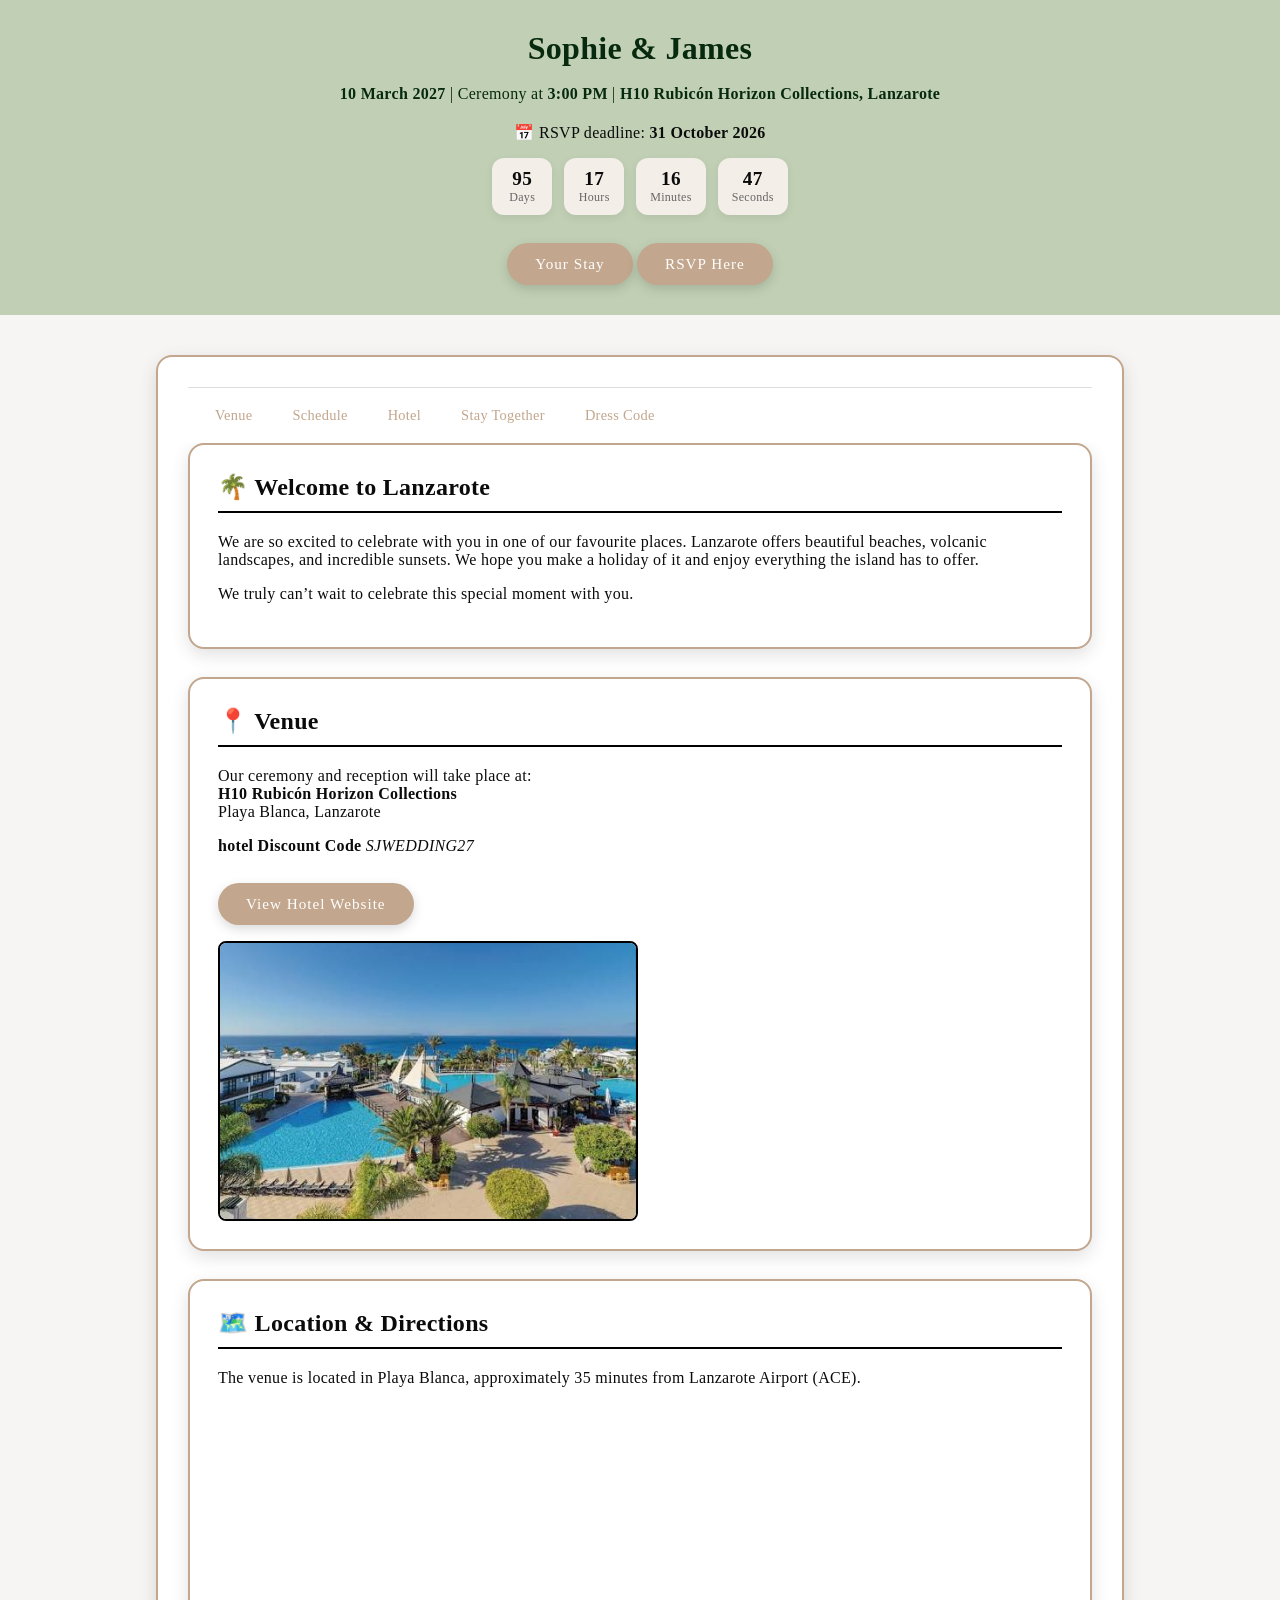
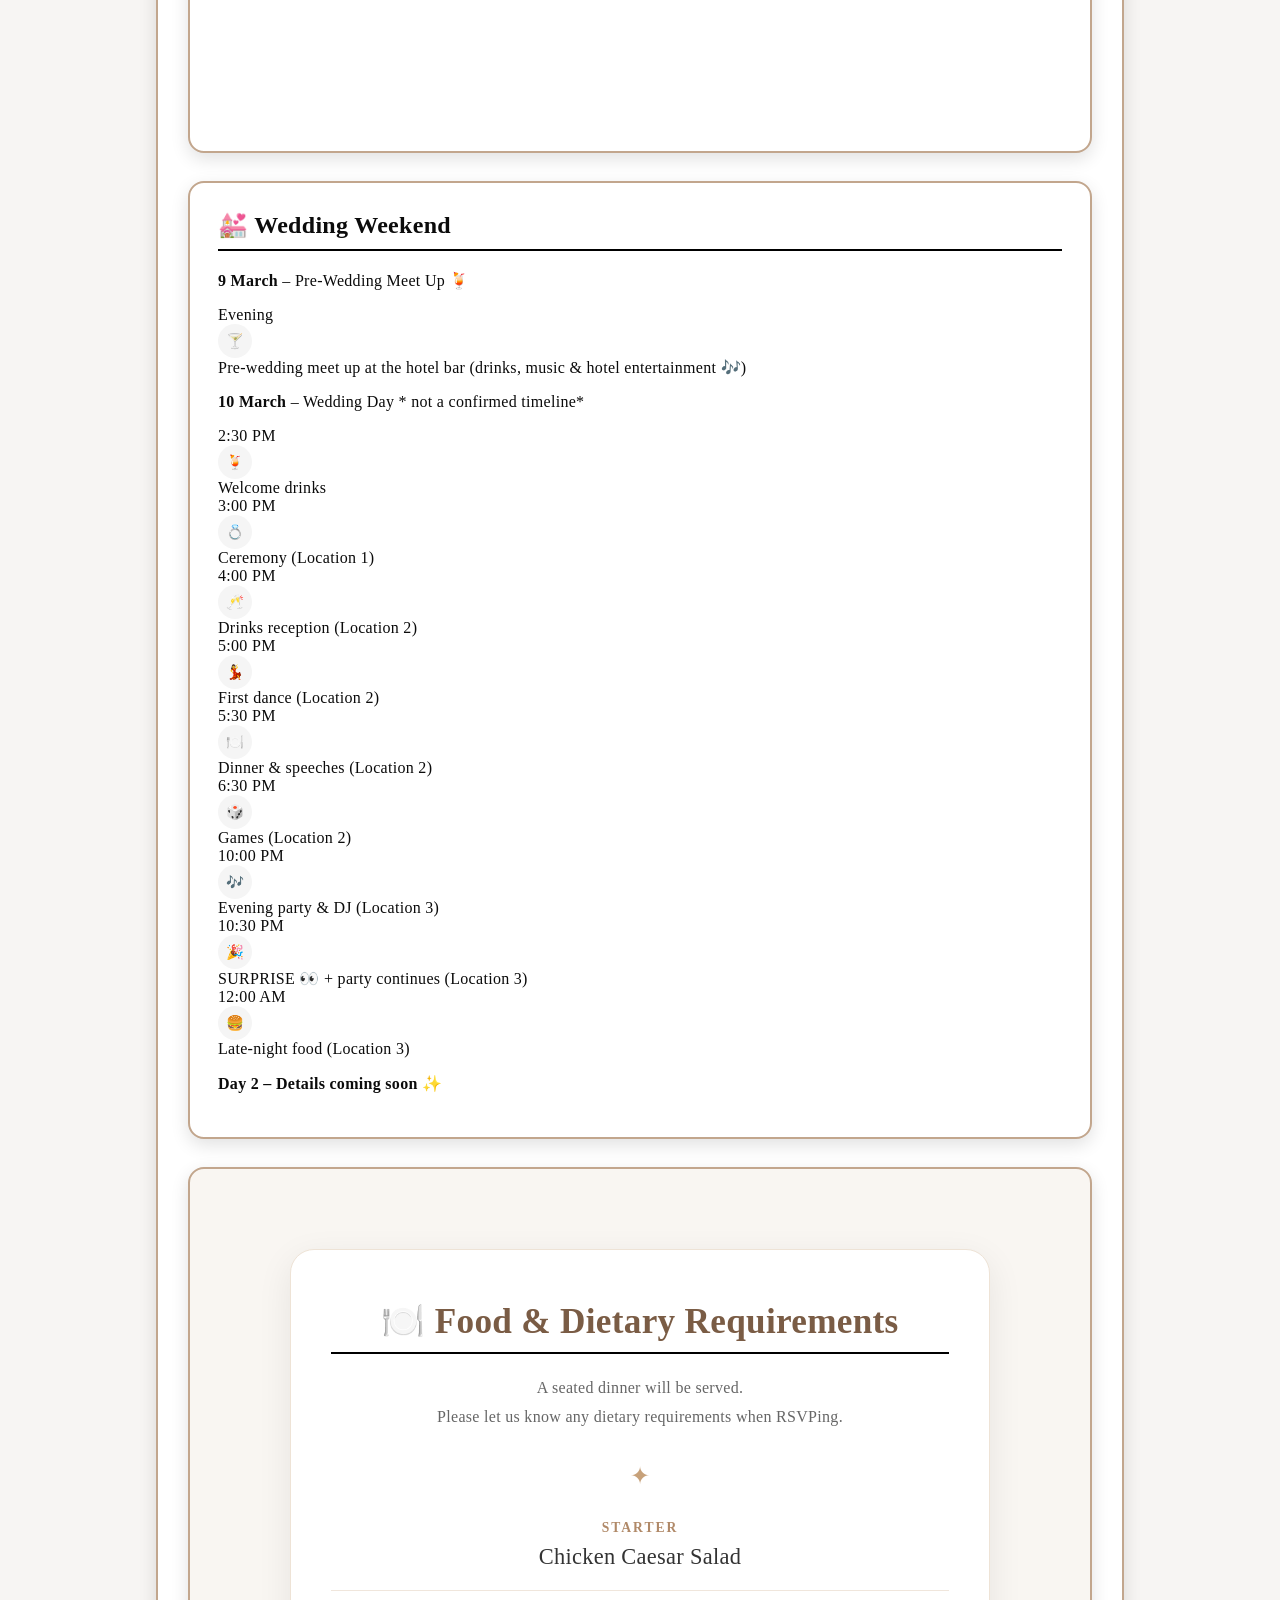
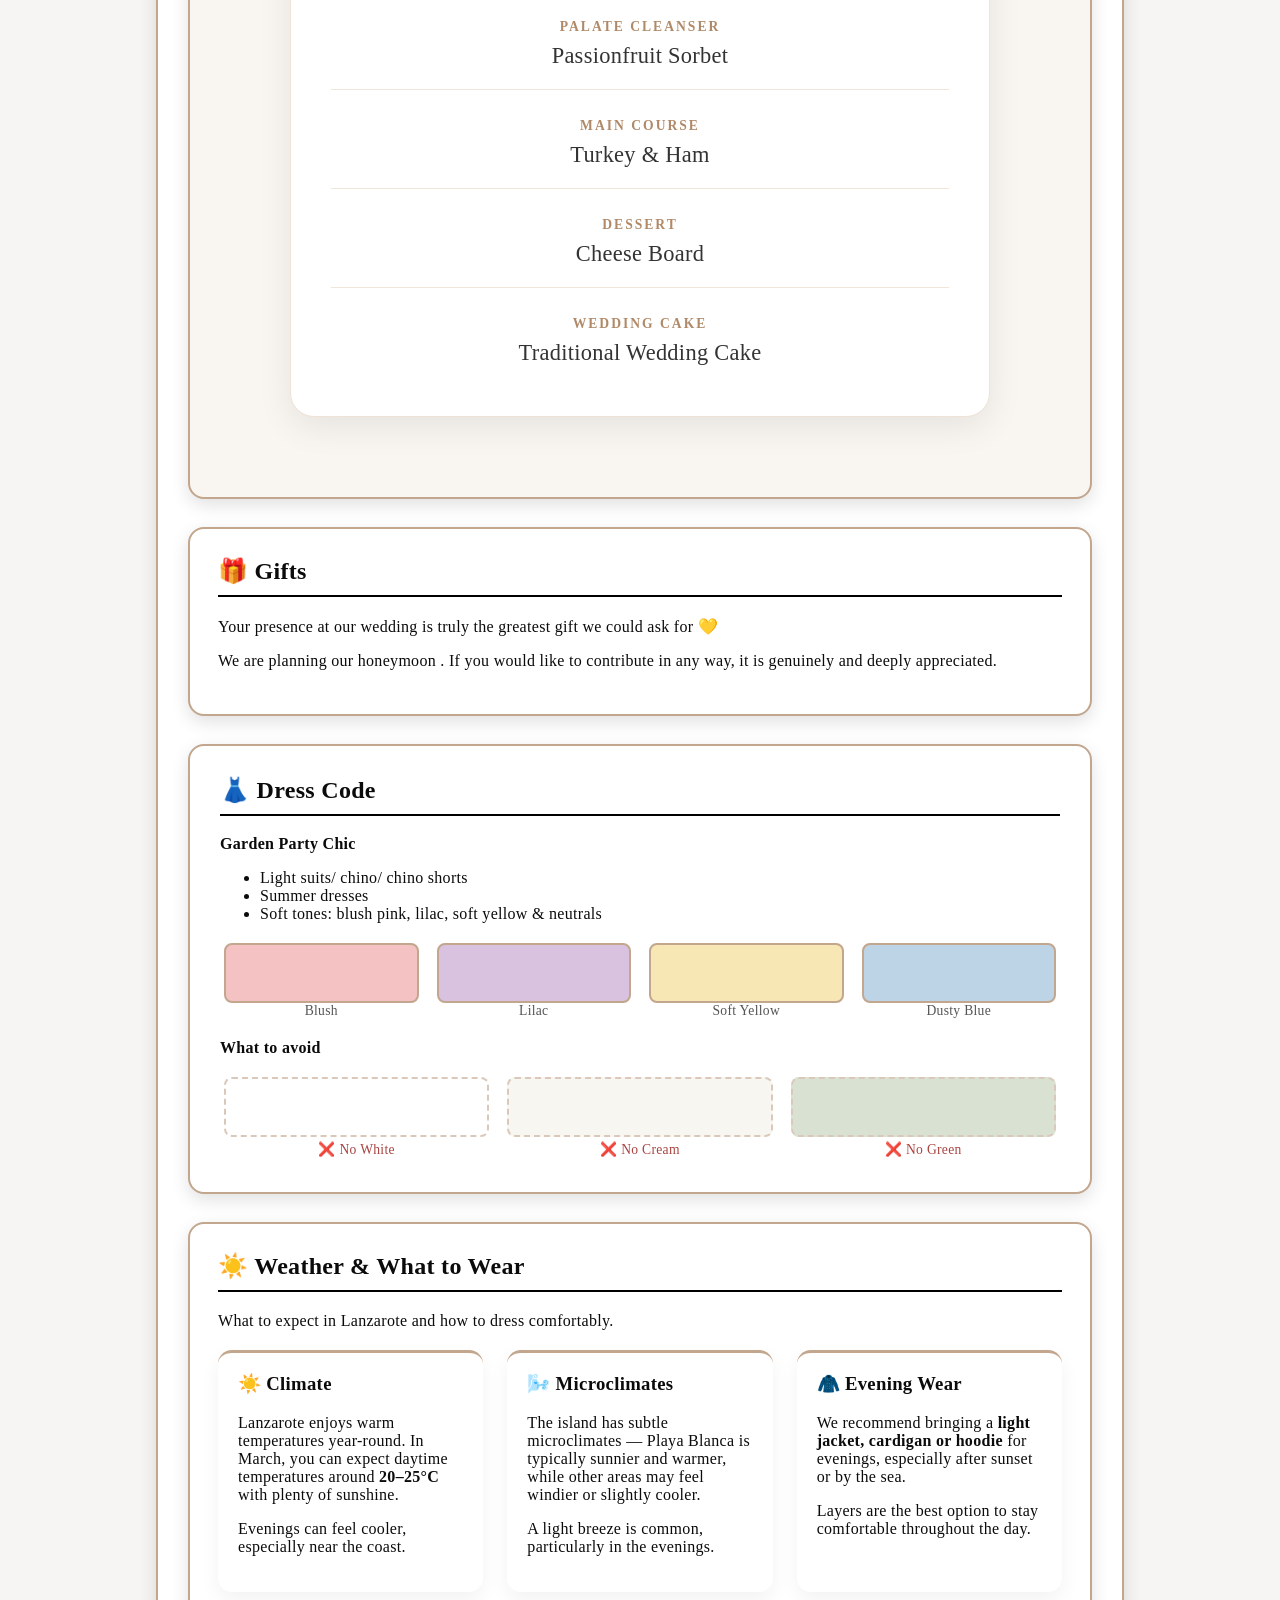
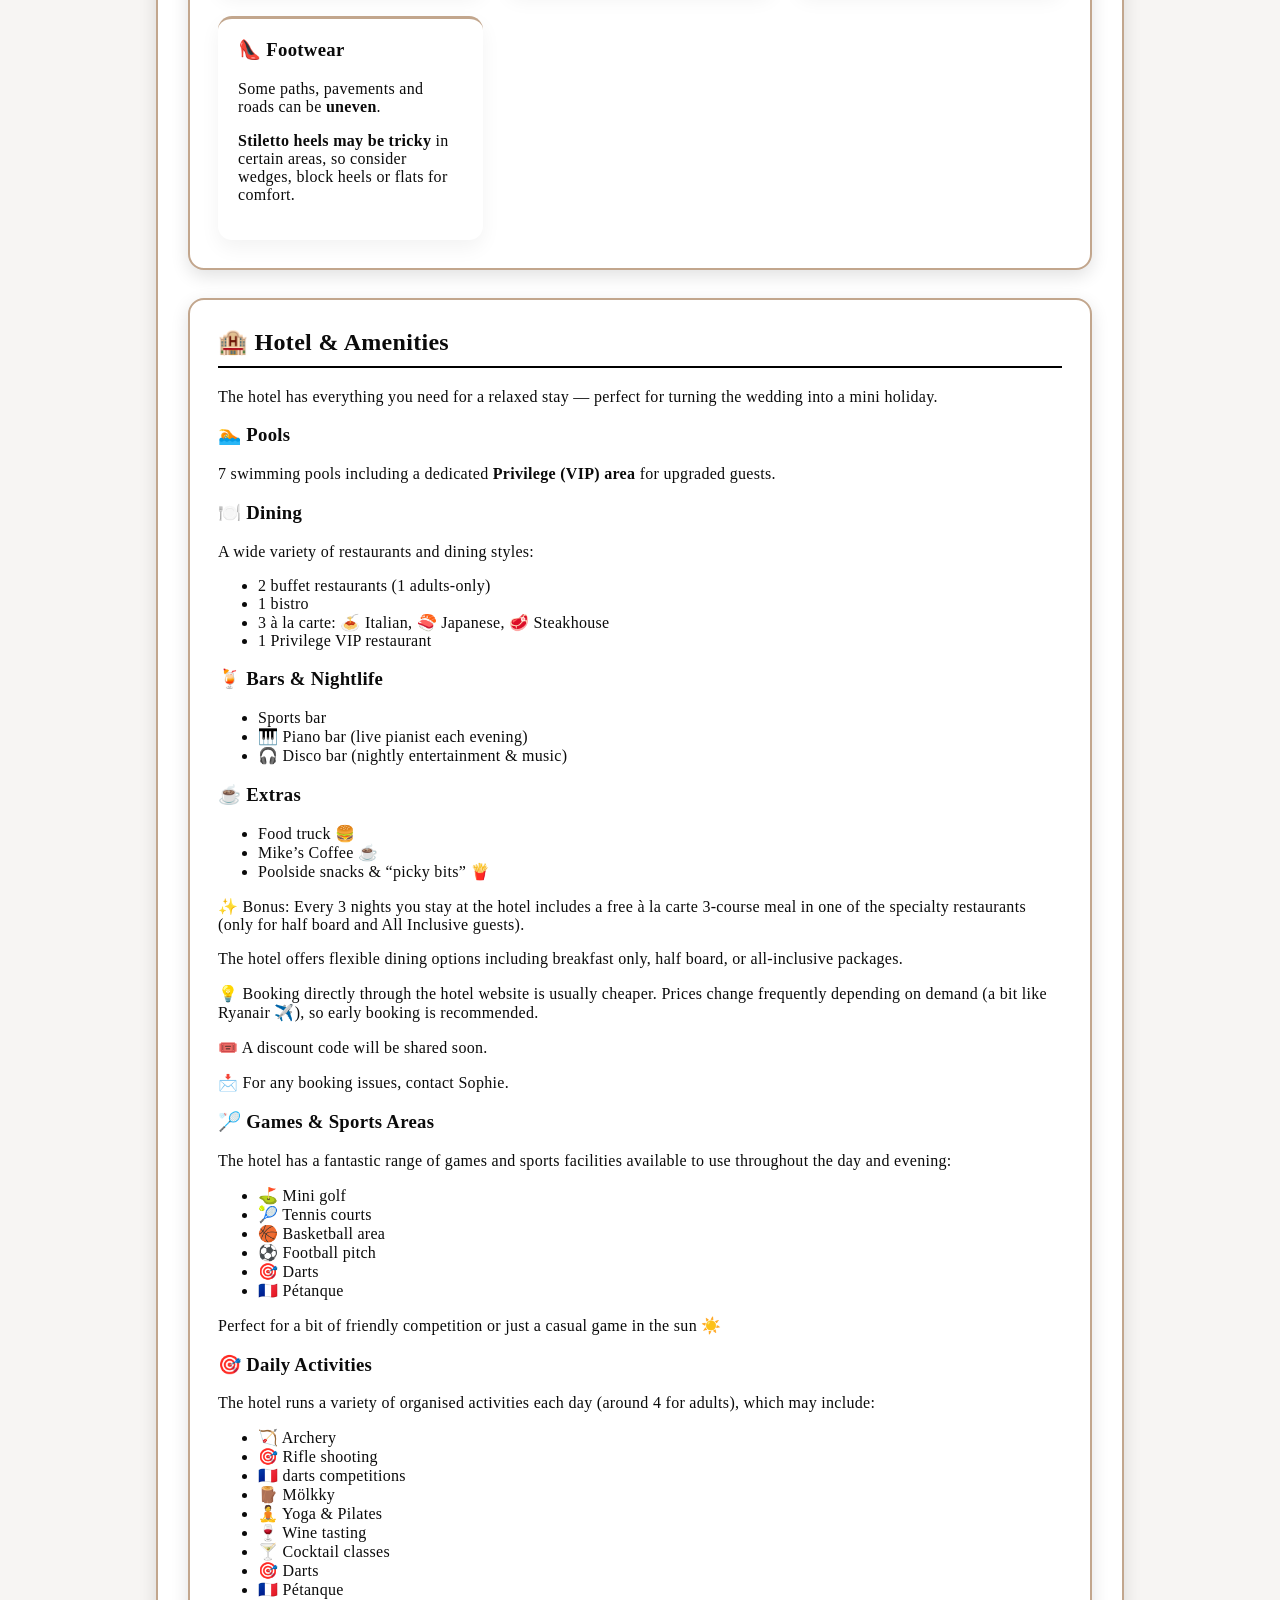
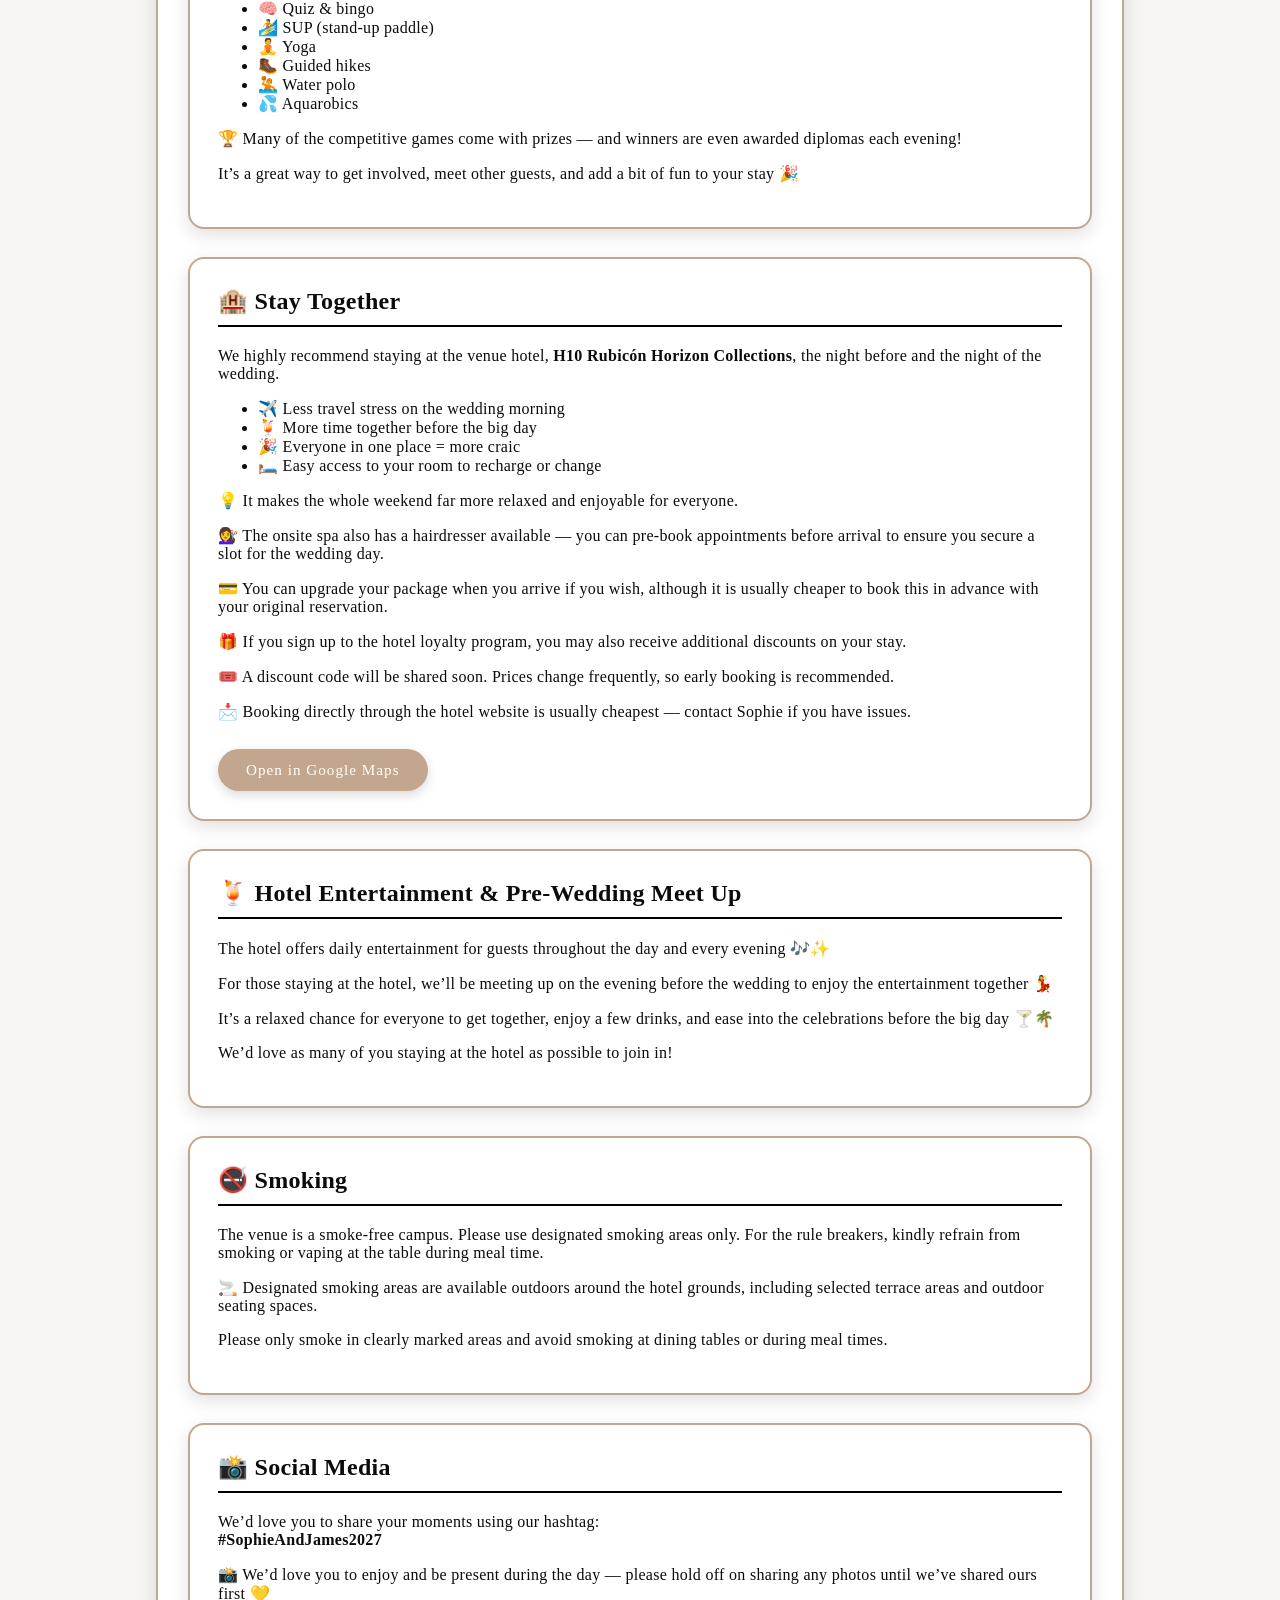
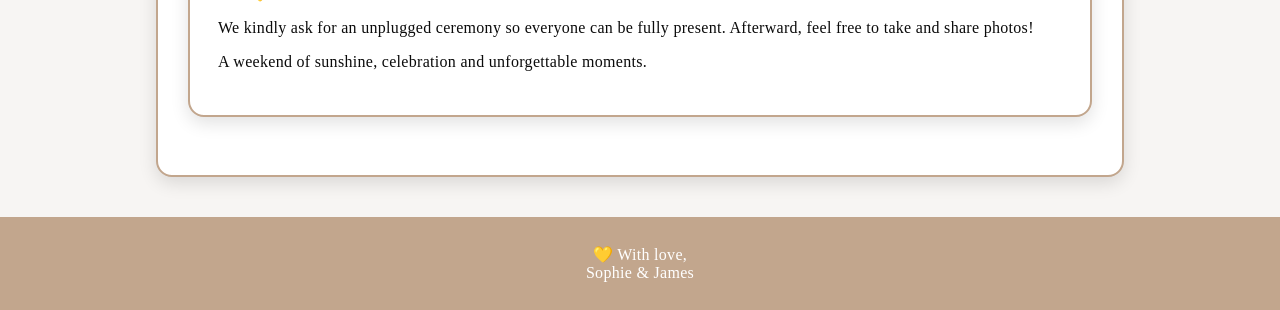
<file: Index.html>
<!doctype html>
<html lang="en">
<head>
  <meta charset="utf-8" />
  <meta name="viewport" content="width=device-width, initial-scale=1" />
  <title>Sophie & James | Wedding</title>
  <link rel="stylesheet" href="Styles.css" />
</head>
<body>
<header class="hero" role="banner" aria-label="Hero: Sophie and James wedding">
  <div class="hero-inner">

    <h1>Sophie &amp; James</h1>

    <p class="key-info">
      <strong>10 March 2027</strong> | Ceremony at <strong>3:00 PM</strong> | <strong>H10 Rubicón Horizon Collections, Lanzarote</strong>
    </p>
<p class="rsvp-deadline">
  📅 RSVP deadline: <strong>31 October 2026</strong>
</p>
    <div class="countdown" aria-live="polite" aria-atomic="true">
      <div class="countdown-item">
        <span id="days">0</span>
        <small>Days</small>
      </div>
      <div class="countdown-item">
        <span id="hours">0</span>
        <small>Hours</small>
      </div>
      <div class="countdown-item">
        <span id="minutes">0</span>
        <small>Minutes</small>
      </div>
      <div class="countdown-item">
        <span id="seconds">0</span>
        <small>Seconds</small>
      </div>
    </div>

    <a href="FAQ.html" class="story-button">Your Stay</a>
    <a href="https://docs.google.com/forms/d/e/1FAIpQLScNASIlrc_pmaI7GhOu7lboGWz-QasQZGJTLqLWf3YtJgB80Q/viewform" target="_blank" class="story-button">
      RSVP Here
    </a>

  </div>
</header>

<main class="main-content">

  <div class="eye-box">
    
<!-- =========================
STICKY NAV (OPTIONAL BUT RECOMMENDED)
========================= -->
<nav class="sticky-nav">
  <a href="#venue">Venue</a>
  <a href="#events">Schedule</a>
  <a href="#stay">Hotel</a>
  <a href="#stay-together">Stay Together</a>
  <a href="#dress-code">Dress Code</a>
</nav>

    <section id="welcome">
      <h2>🌴 Welcome to Lanzarote</h2>
      <p>
        We are so excited to celebrate with you in one of our favourite places.
        Lanzarote offers beautiful beaches, volcanic landscapes, and incredible sunsets.
        We hope you make a holiday of it and enjoy everything the island has to offer.
      </p>
      <p>
        We truly can’t wait to celebrate this special moment with you.
      </p>
      
    </section>

    <section id="venue">
      <h2>📍 Venue</h2>
      <p>
        Our ceremony and reception will take place at:<br />
        <strong>H10 Rubicón Horizon Collections</strong><br />
        Playa Blanca, Lanzarote<br />
            <p>
        <b> hotel Discount Code </b> <i> SJWEDDING27</i>
      </p>
        <a href="https://www.h10hotels.com/en/lanzarote-hotels/h10-rubicon-palace" target="_blank" class="story-button">
          View Hotel Website
        </a>
      </p>

      <div class="image-box">
      <img src="H10.jpg" alt="H10 Rubicón Palace, Playa Blanca"
     class="my-image" loading="lazy"
     width="800" height="500" />
     </div>
    </section>

    <section id="directions">
      <h2>🗺️ Location & Directions</h2>
      <p>
        The venue is located in Playa Blanca, approximately 35 minutes from Lanzarote Airport (ACE).
      </p>

      <div class="map-container">
        <iframe
          src="https://www.google.com/maps?q=H10%20Rubicon%20Palace%20Lanzarote&output=embed"
          loading="lazy"
          title="Map: H10 Rubicón Horizon Collections, Lanzarote"
          allowfullscreen>
        </iframe>
      </div>
    </section>


  <section id="events">
  <h2>💒 Wedding Weekend</h2>

  <p><strong>9 March</strong> – Pre-Wedding Meet Up 🍹</p>
  <ul class="timeline">
    <li><span class="time">Evening</span><span class="icon-circle">🍸</span><span class="text">Pre-wedding meet up at the hotel bar (drinks, music & hotel entertainment 🎶)</span></li>
  </ul>

  <p><strong>10 March</strong> – Wedding Day * not a confirmed timeline*</p>

  <ul class="timeline">
    <li><span class="time">2:30 PM</span><span class="icon-circle">🍹</span><span class="text">Welcome drinks</span></li>
    <li><span class="time">3:00 PM</span><span class="icon-circle">💍</span><span class="text">Ceremony (Location 1)</span></li>
    <li><span class="time">4:00 PM</span><span class="icon-circle">🥂</span><span class="text">Drinks reception (Location 2)</span></li>
    <li><span class="time">5:00 PM</span><span class="icon-circle">💃</span><span class="text">First dance (Location 2)</span></li>
    <li><span class="time">5:30 PM</span><span class="icon-circle">🍽️</span><span class="text">Dinner & speeches (Location 2)</span></li>
    <li><span class="time">6:30 PM</span><span class="icon-circle">🎲</span><span class="text">Games (Location 2)</span></li>
    <li><span class="time">10:00 PM</span><span class="icon-circle">🎶</span><span class="text">Evening party & DJ (Location 3)</span></li>
    <li><span class="time">10:30 PM</span><span class="icon-circle">🎉</span><span class="text">SURPRISE 👀 + party continues (Location 3)</span></li>
    <li><span class="time">12:00 AM</span><span class="icon-circle">🍔</span><span class="text">Late-night food (Location 3)</span></li>
  </ul>

  <p><strong>Day 2 – Details coming soon ✨</strong></p>
</section>

  <section id="food" class="food-section">
  <div class="food-card">
    <h2>🍽️ Food & Dietary Requirements</h2>

    <p class="dietary-note">
      A seated dinner will be served.<br />
      Please let us know any dietary requirements when RSVPing.
    </p>

    <div class="menu-divider">✦</div>

    <div class="menu">
      <div class="menu-item">
        <span class="course">Starter</span>
        <h3>Chicken Caesar Salad</h3>
      </div>

      <div class="menu-item">
        <span class="course">Palate Cleanser</span>
        <h3>Passionfruit Sorbet</h3>
      </div>

      <div class="menu-item">
        <span class="course">Main Course</span>
        <h3>Turkey &amp; Ham</h3>
      </div>

      <div class="menu-item">
        <span class="course">Dessert</span>
        <h3>Cheese Board</h3>
      </div>

      <div class="menu-item">
        <span class="course">Wedding Cake</span>
        <h3>Traditional Wedding Cake</h3>
      </div>
    </div>
  </div>
</section>

 <section id="gifts">
  <h2>🎁 Gifts</h2>
  <p>
    Your presence at our wedding is truly the greatest gift we could ask for 💛
  </p>

  <p>
    We are planning our honeymoon . If you would like to contribute in any way, it is genuinely and deeply appreciated.
  </p>
</section>

    <section id="dress-code" class="eye-box">
      <h2>👗 Dress Code</h2>
      <p><strong>Garden Party Chic</strong></p>

      <ul>
        <li>Light suits/ chino/ chino shorts</li>
        <li>Summer dresses</li>
        <li>Soft tones: blush pink, lilac, soft yellow & neutrals</li>
      </ul>

      <div class="colour-palette">
        <div class="colour-item"><div class="colour blush"></div><span>Blush</span></div>
        <div class="colour-item"><div class="colour lilac"></div><span>Lilac</span></div>
        <div class="colour-item"><div class="colour yellow"></div><span>Soft Yellow</span></div>
        <div class="colour-item"><div class="colour blue"></div><span>Dusty Blue</span></div>
      </div>

      <p><strong>What to avoid</strong></p>

      <div class="colour-palette avoid">
        <div class="colour-item"><div class="colour white"></div><span>❌ No White</span></div>
        <div class="colour-item"><div class="colour cream"></div><span>❌ No Cream</span></div>
        <div class="colour-item"><div class="colour green"></div><span>❌ No Green</span></div>
      </div>
    </section>

    <section id="weather">
      <h2>☀️ Weather & What to Wear</h2>
      <p class="section-intro">What to expect in Lanzarote and how to dress comfortably.</p>

      <div class="cards luxury">

        <div class="card">
          <h3>☀️ Climate</h3>
          <p>
            Lanzarote enjoys warm temperatures year-round. In March, you can expect
            daytime temperatures around <strong>20–25°C</strong> with plenty of sunshine.
          </p>
          <p>
            Evenings can feel cooler, especially near the coast.
          </p>
        </div>

        <div class="card">
          <h3>🌬️ Microclimates</h3>
          <p>
            The island has subtle microclimates — Playa Blanca is typically sunnier and
            warmer, while other areas may feel windier or slightly cooler.
          </p>
          <p>
            A light breeze is common, particularly in the evenings.
          </p>
        </div>

        <div class="card">
          <h3>🧥 Evening Wear</h3>
          <p>
            We recommend bringing a <strong>light jacket, cardigan or hoodie</strong> for evenings,
            especially after sunset or by the sea.
          </p>
          <p>
            Layers are the best option to stay comfortable throughout the day.
          </p>
        </div>

        <div class="card warning">
          <h3>👠 Footwear</h3>
          <p>
            Some paths, pavements and roads can be <strong>uneven</strong>.
          </p>
          <p>
            <strong>Stiletto heels may be tricky</strong> in certain areas, so consider wedges,
            block heels or flats for comfort.
          </p>
        </div>

      </div>
    </section>

    <section id="stay" class="lux-section">
      <h2>🏨 Hotel & Amenities</h2>

      <p class="section-intro">
        The hotel has everything you need for a relaxed stay — perfect for turning the wedding into a mini holiday.
      </p>

      <div class="amenity-grid">

        <div class="amenity-card">
          <h3>🏊 Pools</h3>
          <p>
            7 swimming pools including a dedicated <strong>Privilege (VIP) area</strong> for upgraded guests.
          </p>
        </div>

        <div class="amenity-card">
          <h3>🍽️ Dining</h3>
          <p>A wide variety of restaurants and dining styles:</p>
          <ul>
            <li>2 buffet restaurants (1 adults-only)</li>
            <li>1 bistro</li>
            <li>3 à la carte: 🍝 Italian, 🍣 Japanese, 🥩 Steakhouse</li>
            <li>1 Privilege VIP restaurant</li>
          </ul>
        </div>

        <div class="amenity-card">
          <h3>🍹 Bars & Nightlife</h3>
          <ul>
            <li>Sports bar</li>
            <li>🎹 Piano bar (live pianist each evening)</li>
            <li>🎧 Disco bar (nightly entertainment & music)</li>
          </ul>
        </div>

        <div class="amenity-card">
          <h3>☕ Extras</h3>
          <ul>
            <li>Food truck 🍔</li>
            <li>Mike’s Coffee ☕</li>
            <li>Poolside snacks & “picky bits” 🍟</li>
          </ul>
        </div>

      </div>

      <div class="highlight-box">
        ✨ Bonus: Every 3 nights you stay at the hotel includes a free à la carte 3-course meal
        in one of the specialty restaurants (only for half board and All Inclusive guests).
      </div>

      <div class="info-card">
        <p>
          The hotel offers flexible dining options including breakfast only, half board,
          or all-inclusive packages.
        </p>

        <p>
          💡 Booking directly through the hotel website is usually cheaper. Prices change
          frequently depending on demand (a bit like Ryanair ✈️), so early booking is recommended.
        </p>

        <p>
          🎟️ A discount code will be shared soon.
        </p>

        <p>
          📩 For any booking issues, contact Sophie.
        </p>
      </div>
  <h3>🏸 Games & Sports Areas</h3>
  <p>
    The hotel has a fantastic range of games and sports facilities available to use throughout the day and evening:
  </p>

  <ul>
    <li>⛳ Mini golf</li>
    <li>🎾 Tennis courts</li>
    <li>🏀 Basketball area</li>
    <li>⚽ Football pitch</li>
    <li>🎯 Darts</li>
    <li>🇫🇷 Pétanque</li>
  </ul>

  <p>
    Perfect for a bit of friendly competition or just a casual game in the sun ☀️
  </p>

  <h3>🎯 Daily Activities</h3>
  <p>
    The hotel runs a variety of organised activities each day (around 4 for adults), which may include:
  </p>

  <ul>
    <li>🏹 Archery</li>
    <li>🎯 Rifle shooting</li>
    <li>🇫🇷  darts competitions</li>
    <li>🪵 Mölkky</li>
    <li>🧘 Yoga & Pilates</li>
    <li>🍷 Wine tasting</li>
    <li>🍸 Cocktail classes</li>
    <li>🎯 Darts</li>
    <li>🇫🇷 Pétanque</li>
    <li>🧠 Quiz & bingo</li>
    <li>🏄 SUP (stand-up paddle)</li>
    <li>🧘 Yoga</li>
    <li>🥾 Guided hikes</li>
    <li>🤽 Water polo</li>
    <li>💦 Aquarobics</li>
  
</ul>
  <p>
    🏆 Many of the competitive games come with prizes — and winners are even awarded diplomas each evening!
  </p>

  <p>
    It’s a great way to get involved, meet other guests, and add a bit of fun to your stay 🎉
  </p>
</section>

    </section>
<!-- =========================
STAY TOGETHER SECTION
========================= -->
<section id="stay-together" class="stay-together">
  <h2>🏨 Stay Together</h2>

  <p>
    We highly recommend staying at the venue hotel, <strong>H10 Rubicón Horizon Collections</strong>, the night before and the night of the wedding.
  </p>

  <ul>
    <li>✈️ Less travel stress on the wedding morning</li>
    <li>🍹 More time together before the big day</li>
    <li>🎉 Everyone in one place = more craic</li>
    <li>🛏️ Easy access to your room to recharge or change</li>
  </ul>

  <p>💡 It makes the whole weekend far more relaxed and enjoyable for everyone.</p>

  <p>
    💇‍♀️ The onsite spa also has a hairdresser available — you can pre-book appointments before arrival to ensure you secure a slot for the wedding day.
  </p>

  <p>
    💳 You can upgrade your package when you arrive if you wish, although it is usually cheaper to book this in advance with your original reservation.
  </p>

  <p>
    🎁 If you sign up to the hotel loyalty program, you may also receive additional discounts on your stay.
  </p>

  <p>🎟️ A discount code will be shared soon. Prices change frequently, so early booking is recommended.</p>

  <p>📩 Booking directly through the hotel website is usually cheapest — contact Sophie if you have issues.</p>

  <a href="https://maps.google.com/?q=H10+Rubicon+Palace" target="_blank" class="story-button">
    Open in Google Maps
  </a>
  
</section>
<section id="pre-wedding">
  <h2>🍹 Hotel Entertainment & Pre-Wedding Meet Up</h2>

  <p>
    The hotel offers daily entertainment for guests throughout the day and every evening 🎶✨
  </p>

  <p>
    For those staying at the hotel, we’ll be meeting up on the evening before the wedding to enjoy the entertainment together 💃
  </p>

  <p>
    It’s a relaxed chance for everyone to get together, enjoy a few drinks, and ease into the celebrations before the big day 🍸🌴
  </p>

  <p>
    We’d love as many of you staying at the hotel as possible to join in!
  </p>
</section>

    <section id="smoking">
      <h2>🚭 Smoking</h2>
      <p>
        The venue is a smoke-free campus. Please use designated smoking areas only.
        For the rule breakers, kindly refrain from smoking or vaping at the table during meal time.
      </p>
    🚬 Designated smoking areas are available outdoors around the hotel grounds, including selected terrace areas and outdoor seating spaces.
  </p>
  <p>
    Please only smoke in clearly marked areas and avoid smoking at dining tables or during meal times.
  </p>

    </section>

    <section id="social">
      <h2>📸 Social Media</h2>
      <p>We’d love you to share your moments using our hashtag:<br /><strong>#SophieAndJames2027</strong></p><p>
  📸 We’d love you to enjoy and be present during the day — please hold off on sharing any photos until we’ve shared ours first 💛
</p>
      <p>We kindly ask for an unplugged ceremony so everyone can be fully present. Afterward, feel free to take and share photos!</p>
      <p class="signature-line">
        A weekend of sunshine, celebration and unforgettable moments.
      </p>
    </section>

  </div>
  <button id="backToTop">↑</button>
</main>

<footer role="contentinfo">
  💛 With love,<br />Sophie &amp; James
</footer>

<script src="script.js"></script>
</body>
</html>
</file>
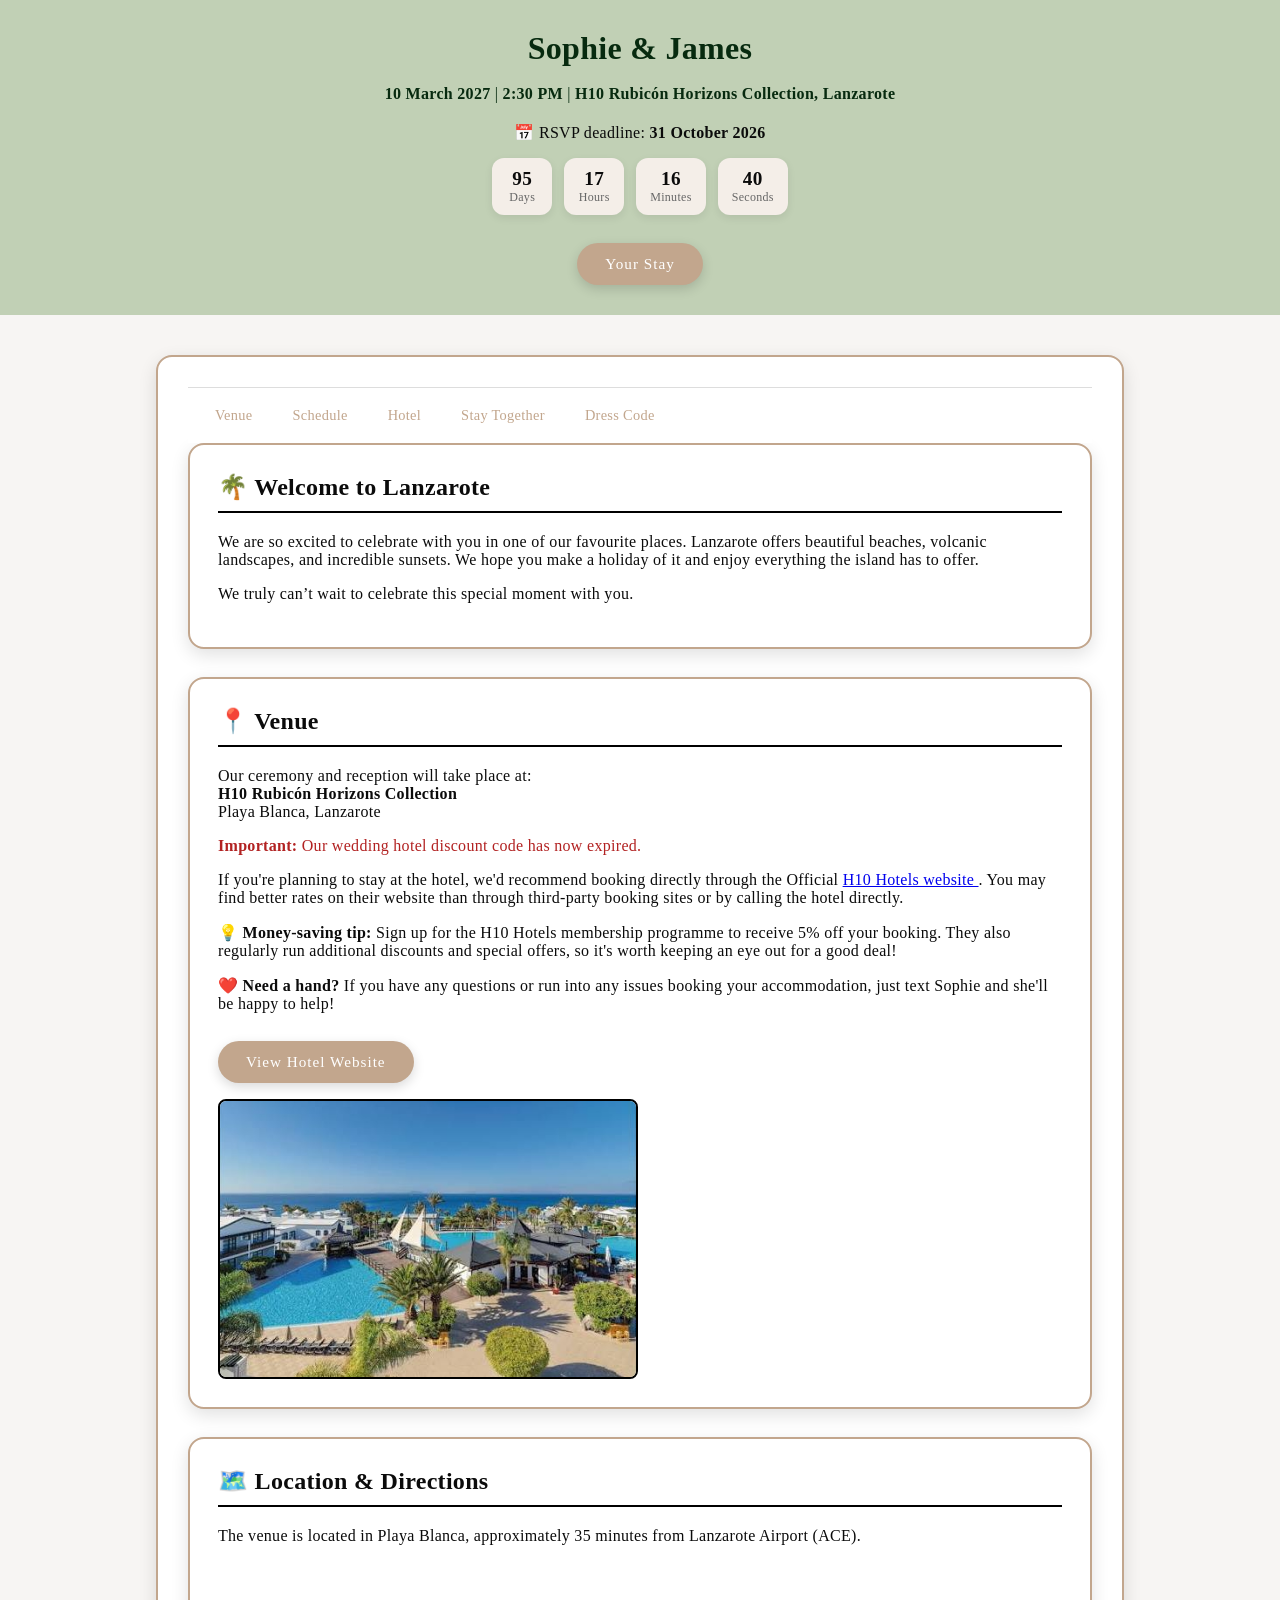
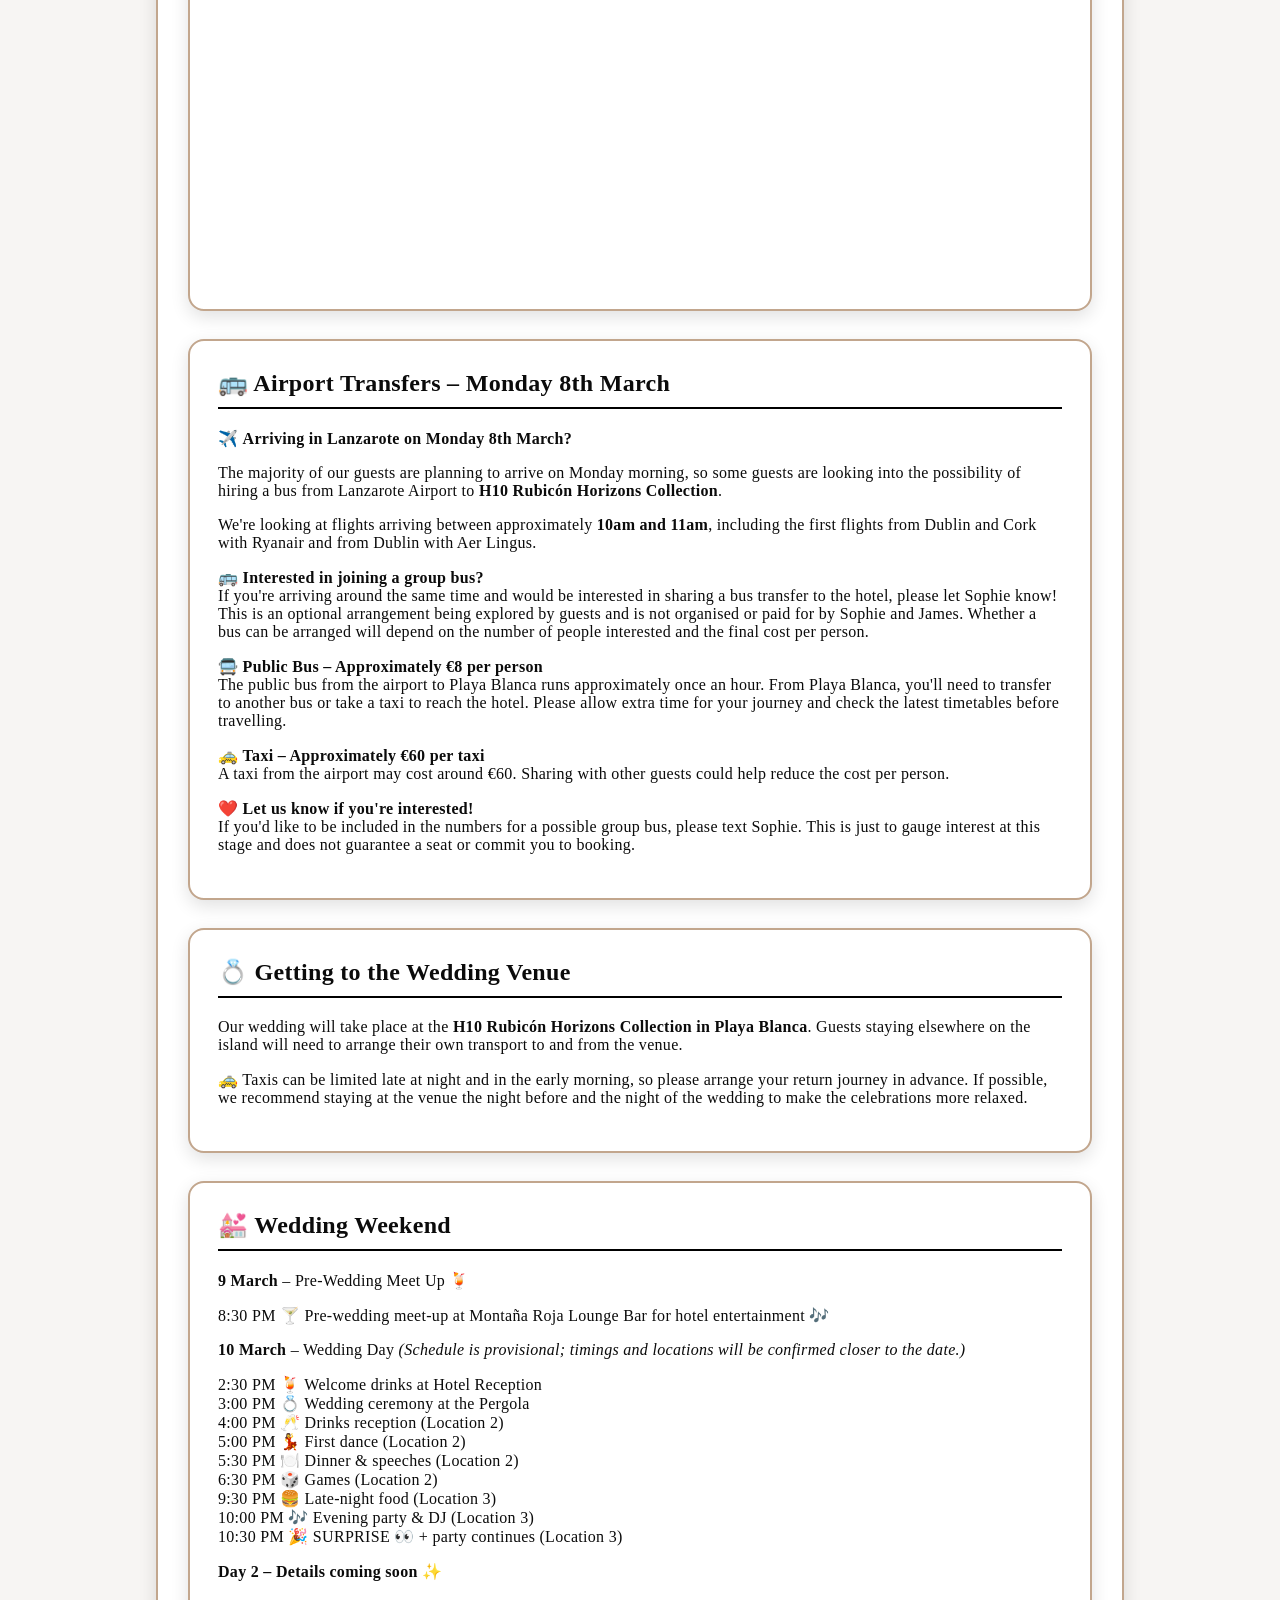
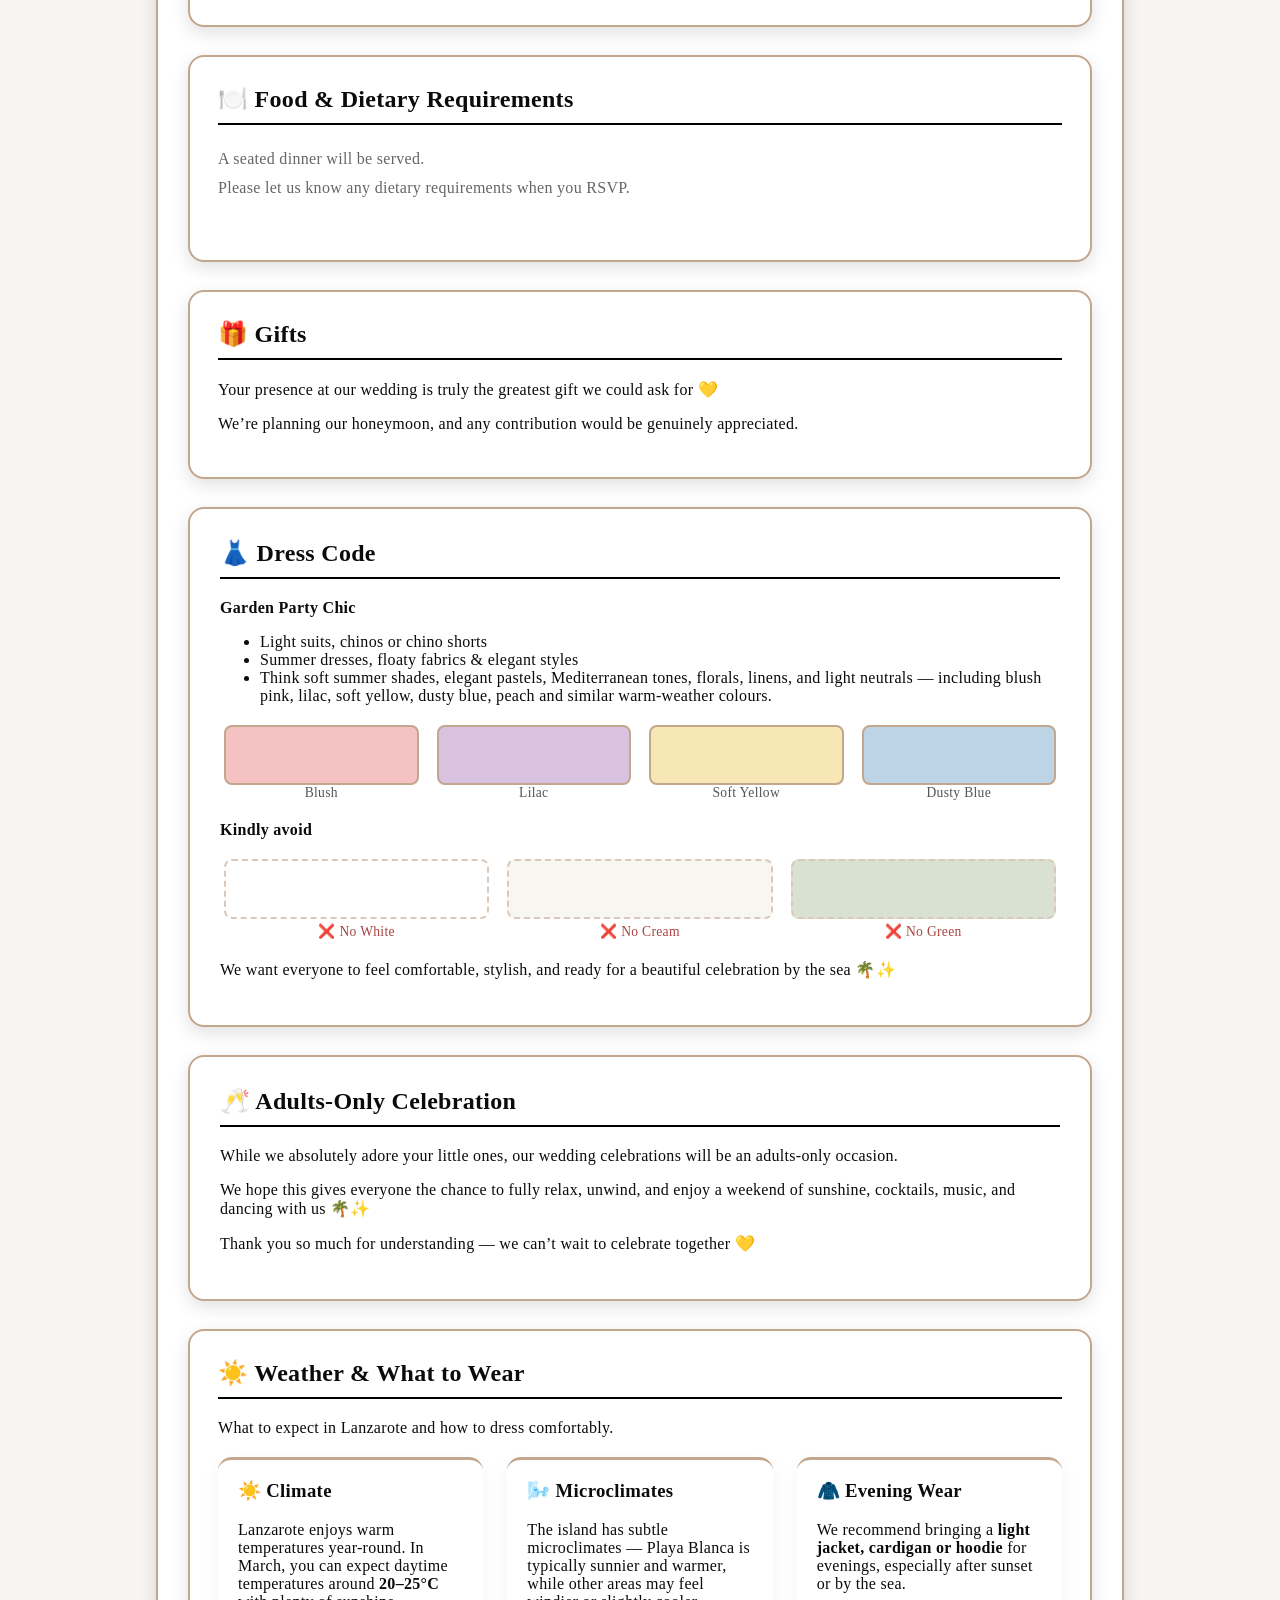
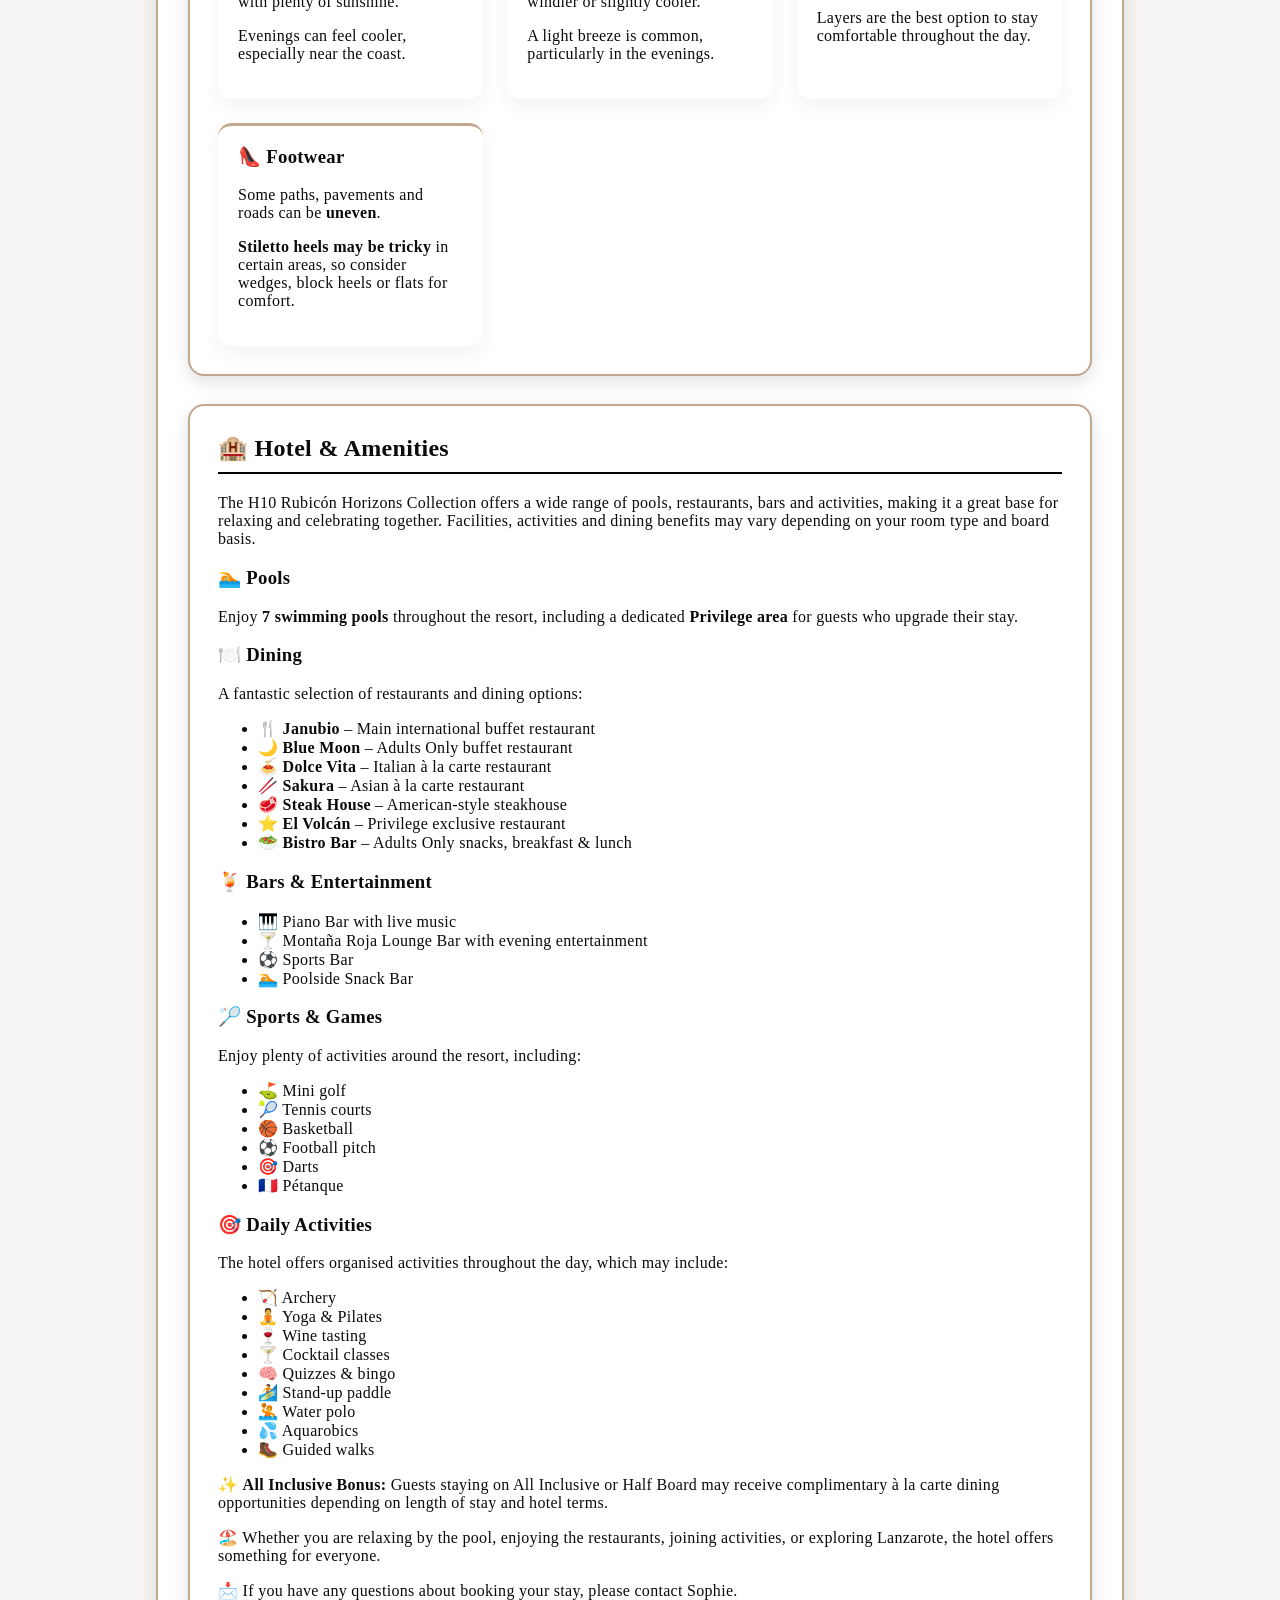
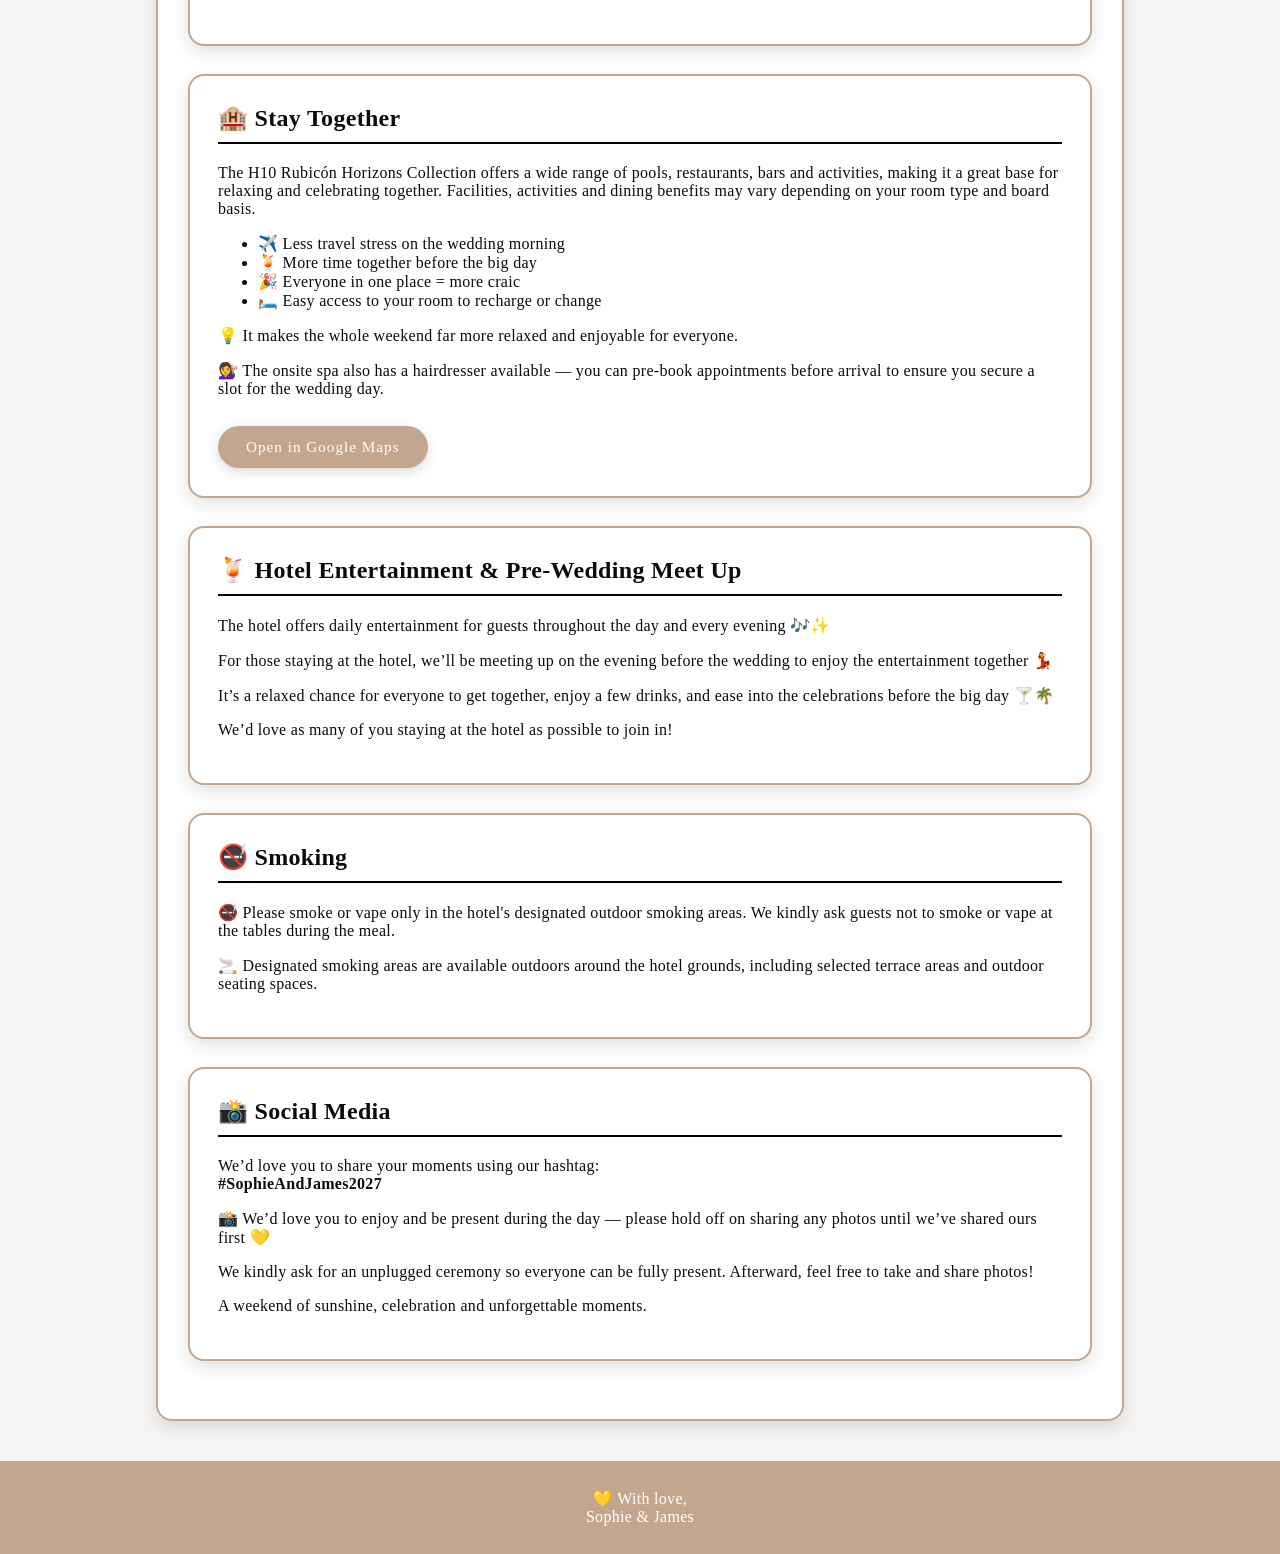
<file: index.html>
<!doctype html>
<html lang="en">
<head>
  <meta charset="utf-8" />
  <meta name="viewport" content="width=device-width, initial-scale=1" />
  <title>Sophie & James | Wedding</title>
  <link rel="stylesheet" href="Styles.css" />
</head>
<body>
<header class="hero" role="banner" aria-label="Hero: Sophie and James wedding">
  <div class="hero-inner">

    <h1>Sophie &amp; James</h1>

    <p class="key-info">
      <strong>10 March 2027</strong> |  <strong>2:30 PM</strong> | <strong>H10 Rubicón Horizons Collection, Lanzarote</strong>
    </p>
<p class="rsvp-deadline">
  📅 RSVP deadline: <strong>31 October 2026</strong>
</p>
    <div class="countdown" aria-live="polite" aria-atomic="true">
      <div class="countdown-item">
        <span id="days">0</span>
        <small>Days</small>
      </div>
      <div class="countdown-item">
        <span id="hours">0</span>
        <small>Hours</small>
      </div>
      <div class="countdown-item">
        <span id="minutes">0</span>
        <small>Minutes</small>
      </div>
      <div class="countdown-item">
        <span id="seconds">0</span>
        <small>Seconds</small>
      </div>
    </div>


<a href="Your Stay.html" class="story-button">Your Stay</a>

<a id="rsvp-button"
   href="https://docs.google.com/forms/d/e/1FAIpQLScNASIlrc_pmaI7GhOu7lboGWz-QasQZGJTLqLWf3YtJgB80Q/viewform"
   target="_blank"
   class="story-button">
  RSVP Here
</a>

</div>
</header>

<script>
  if (new Date() >= new Date("2026-11-01T00:00:00")) {
    document.getElementById("rsvp-button").style.display = "none";
  }
</script>

<main class="main-content">

  <div class="eye-box">

<!-- =========================
STICKY NAV (OPTIONAL BUT RECOMMENDED)
========================= -->
<nav class="sticky-nav">
  <a href="#venue">Venue</a>
  <a href="#events">Schedule</a>
  <a href="#hotel">Hotel</a>
  <a href="#stay-together">Stay Together</a>
  <a href="#dress-code">Dress Code</a>
</nav>

    <section id="welcome">
      <h2>🌴 Welcome to Lanzarote</h2>
      <p>
        We are so excited to celebrate with you in one of our favourite places.
        Lanzarote offers beautiful beaches, volcanic landscapes, and incredible sunsets.
        We hope you make a holiday of it and enjoy everything the island has to offer.
      </p>
      <p>
        We truly can’t wait to celebrate this special moment with you.
      </p>

    </section>


    <section id="venue">
      <h2>📍 Venue</h2>

      <p>
        Our ceremony and reception will take place at:<br />
        <strong>H10 Rubicón Horizons Collection</strong><br />
        Playa Blanca, Lanzarote
      </p>

      <p style="color:#b22222;">
        <strong>Important:</strong> Our wedding hotel discount code has now expired.
      </p>

      <p>
        If you're planning to stay at the hotel, we'd recommend booking directly through the Official
        <a href="https://www.h10hotels.com/" target="_blank" rel="noopener noreferrer">
      H10 Hotels website
        </a>.
        You may find better rates on their website than through third-party booking sites or by calling the hotel directly.
      </p>

      <p>
        💡 <strong>Money-saving tip:</strong> Sign up for the H10 Hotels membership programme to receive 5% off your booking.
        They also regularly run additional discounts and special offers, so it's worth keeping an eye out for a good deal!
      </p>

      <p>
        ❤️ <strong>Need a hand?</strong> If you have any questions or run into any issues booking your accommodation, just text Sophie and she'll be happy to help!
      </p>


  <a href="https://www.h10hotels.com/en/lanzarote-hotels/h10-rubicon-palace" target="_blank" class="story-button">
    View Hotel Website
  </a>

  <div class="image-box">
    <img src="H10.jpg" alt="H10 Rubicón Horizon Collection, Playa Blanca"
      class="my-image" loading="lazy"
      width="800" height="500" />
  </div>
</section>

    <section id="directions">
      <h2>🗺️ Location & Directions</h2>
      <p>
        The venue is located in Playa Blanca, approximately 35 minutes from Lanzarote Airport (ACE).
      </p>

      <div class="map-container">
        <iframe
          src="https://www.google.com/maps?q=H10%20Rubicon%20Palace%20Lanzarote&output=embed"
          loading="lazy"
          title="Map: H10 Rubicón Horizon Collection, Lanzarote"
          allowfullscreen>
        </iframe>
      </div>
    </section>

    <section id="transport">
      <h2>🚌 Airport Transfers – Monday 8th March</h2>

      <p>
        ✈️ <strong>Arriving in Lanzarote on Monday 8th March?</strong>
      </p>

      <p>
        The majority of our guests are planning to arrive on Monday morning,
        so some guests are looking into the possibility of hiring a bus from
        Lanzarote Airport to <strong>H10 Rubicón Horizons Collection</strong>.
      </p>

      <p>
        We're looking at flights arriving between approximately
        <strong>10am and 11am</strong>, including the first flights from
        Dublin and Cork with Ryanair and from Dublin with Aer Lingus.
      </p>

      <p>
        🚌 <strong>Interested in joining a group bus?</strong><br />
        If you're arriving around the same time and would be interested in
        sharing a bus transfer to the hotel, please let Sophie know!
        This is an optional arrangement being explored by guests and is
        not organised or paid for by Sophie and James. Whether a bus can
        be arranged will depend on the number of people interested and
        the final cost per person.
      </p>

      <p>
        🚍 <strong>Public Bus – Approximately €8 per person</strong><br />
        The public bus from the airport to Playa Blanca runs approximately
        once an hour. From Playa Blanca, you'll need to transfer to another
        bus or take a taxi to reach the hotel. Please allow extra time for
        your journey and check the latest timetables before travelling.
      </p>

      <p>
        🚕 <strong>Taxi – Approximately €60 per taxi</strong><br />
        A taxi from the airport may cost around €60. Sharing with other guests
        could help reduce the cost per person.
      </p>

      <p>
        ❤️ <strong>Let us know if you're interested!</strong><br />
        If you'd like to be included in the numbers for a possible group
        bus, please text Sophie. This is just to gauge interest at this
        stage and does not guarantee a seat or commit you to booking.
      </p>
    </section>

    <section id="wedding-day-transport">
      <h2>💍 Getting to the Wedding Venue</h2>

      <p>
        Our wedding will take place at the
        <strong>H10 Rubicón Horizons Collection in Playa Blanca</strong>.
        Guests staying elsewhere on the island will need to arrange
        their own transport to and from the venue.
      </p>

      <p>
        🚕 Taxis can be limited late at night and in the early morning,
        so please arrange your return journey in advance. If possible,
        we recommend staying at the venue the night before and the
        night of the wedding to make the celebrations more relaxed.
      </p>

    </section>



    <section id="events">
      <h2>💒 Wedding Weekend</h2>

      <p><strong>9 March</strong> – Pre-Wedding Meet Up 🍹</p>

      <ul class="timeline">
        <li>8:30 PM 🍸 Pre-wedding meet-up at Montaña Roja Lounge Bar for hotel entertainment 🎶</li>
      </ul>

      <p>
        <strong>10 March</strong> – Wedding Day
        <em>(Schedule is provisional; timings and locations will be confirmed closer to the date.)</em>
      </p>

      <ul class="timeline">
        <li>2:30 PM 🍹 Welcome drinks at Hotel Reception</li>
        <li>3:00 PM 💍 Wedding ceremony at the Pergola</li>
        <li>4:00 PM 🥂 Drinks reception (Location 2)</li>
        <li>5:00 PM 💃 First dance (Location 2)</li>
        <li>5:30 PM 🍽️ Dinner &amp; speeches (Location 2)</li>
        <li>6:30 PM 🎲 Games (Location 2)</li>
        <li>9:30 PM 🍔 Late-night food (Location 3)</li>
        <li>10:00 PM 🎶 Evening party &amp; DJ (Location 3)</li>
        <li>10:30 PM 🎉 SURPRISE 👀 + party continues (Location 3)</li>
      </ul>

      <p><strong>Day 2 – Details coming soon ✨</strong></p>
    </section>


  <section id="food">
    <h2>🍽️ Food & Dietary Requirements</h2>

    <p class="dietary-note">
      A seated dinner will be served.<br />
      Please let us know any dietary requirements when you RSVP.
    </p>
</section>


 <section id="gifts">
  <h2>🎁 Gifts</h2>
  <p>
    Your presence at our wedding is truly the greatest gift we could ask for 💛
  </p>

  <p>
    We’re planning our honeymoon, and any contribution would be genuinely appreciated.
  </p>
</section>

<section id="dress-code" class="eye-box">
  <h2>👗 Dress Code</h2>

  <p><strong>Garden Party Chic</strong></p>

  <ul>
    <li>Light suits, chinos or chino shorts</li>
    <li>Summer dresses, floaty fabrics & elegant styles</li>
    <li>
      Think soft summer shades, elegant pastels, Mediterranean tones, florals, linens, and light neutrals —
      including blush pink, lilac, soft yellow, dusty blue, peach and similar warm-weather colours.
    </li>
  </ul>

  <div class="colour-palette">
    <div class="colour-item"><div class="colour blush"></div><span>Blush</span></div>
    <div class="colour-item"><div class="colour lilac"></div><span>Lilac</span></div>
    <div class="colour-item"><div class="colour yellow"></div><span>Soft Yellow</span></div>
    <div class="colour-item"><div class="colour blue"></div><span>Dusty Blue</span></div>
  </div>

  <p><strong>Kindly avoid</strong></p>

  <div class="colour-palette avoid">
    <div class="colour-item"><div class="colour white"></div><span>❌ No White</span></div>
    <div class="colour-item"><div class="colour cream"></div><span>❌ No Cream</span></div>
    <div class="colour-item"><div class="colour green"></div><span>❌ No Green</span></div>
  </div>

  <p class="dress-note">
    We want everyone to feel comfortable, stylish, and ready for a beautiful celebration by the sea 🌴✨
  </p>
</section>

<section id="adults-only" class="eye-box">
  <h2>🥂 Adults-Only Celebration</h2>

  <p>
    While we absolutely adore your little ones, our wedding celebrations will be an adults-only occasion.
  </p>

  <p>
    We hope this gives everyone the chance to fully relax, unwind, and enjoy a weekend of sunshine, cocktails, music, and dancing with us 🌴✨
  </p>

  <p>
    Thank you so much for understanding — we can’t wait to celebrate together 💛
  </p>
</section>
    <section id="weather">
      <h2>☀️ Weather & What to Wear</h2>
      <p class="section-intro">What to expect in Lanzarote and how to dress comfortably.</p>

      <div class="cards luxury">

        <div class="card">
          <h3>☀️ Climate</h3>
          <p>
            Lanzarote enjoys warm temperatures year-round. In March, you can expect
            daytime temperatures around <strong>20–25°C</strong> with plenty of sunshine.
          </p>
          <p>
            Evenings can feel cooler, especially near the coast.
          </p>
        </div>

        <div class="card">
          <h3>🌬️ Microclimates</h3>
          <p>
            The island has subtle microclimates — Playa Blanca is typically sunnier and
            warmer, while other areas may feel windier or slightly cooler.
          </p>
          <p>
            A light breeze is common, particularly in the evenings.
          </p>
        </div>

        <div class="card">
          <h3>🧥 Evening Wear</h3>
          <p>
            We recommend bringing a <strong>light jacket, cardigan or hoodie</strong> for evenings,
            especially after sunset or by the sea.
          </p>
          <p>
            Layers are the best option to stay comfortable throughout the day.
          </p>
        </div>

        <div class="card warning">
          <h3>👠 Footwear</h3>
          <p>
            Some paths, pavements and roads can be <strong>uneven</strong>.
          </p>
          <p>
            <strong>Stiletto heels may be tricky</strong> in certain areas, so consider wedges,
            block heels or flats for comfort.
          </p>
        </div>

      </div>
    </section>

<section id="hotel" class="lux-section">
  <h2>🏨 Hotel & Amenities</h2>

<p class="section-intro">
  The H10 Rubicón Horizons Collection offers a wide range
  of pools, restaurants, bars and activities, making it a
  great base for relaxing and celebrating together.
  Facilities, activities and dining benefits may vary
  depending on your room type and board basis.
</p>

  <div class="amenity-grid">

    <div class="amenity-card">
      <h3>🏊 Pools</h3>
      <p>
        Enjoy <strong>7 swimming pools</strong> throughout the resort, including a dedicated
        <strong>Privilege area</strong> for guests who upgrade their stay.
      </p>
    </div>

    <div class="amenity-card">
      <h3>🍽️ Dining</h3>
      <p>A fantastic selection of restaurants and dining options:</p>
      <ul>
        <li>🍴 <strong>Janubio</strong> – Main international buffet restaurant</li>
        <li>🌙 <strong>Blue Moon</strong> – Adults Only buffet restaurant</li>
        <li>🍝 <strong>Dolce Vita</strong> – Italian à la carte restaurant</li>
        <li>🥢 <strong>Sakura</strong> – Asian à la carte restaurant</li>
        <li>🥩 <strong>Steak House</strong> – American-style steakhouse</li>
        <li>⭐ <strong>El Volcán</strong> – Privilege exclusive restaurant</li>
        <li>🥗 <strong>Bistro Bar</strong> – Adults Only snacks, breakfast & lunch</li>
      </ul>
    </div>

    <div class="amenity-card">
      <h3>🍹 Bars & Entertainment</h3>
      <ul>
        <li>🎹 Piano Bar with live music</li>
        <li>🍸 Montaña Roja Lounge Bar with evening entertainment</li>
        <li>⚽ Sports Bar</li>
        <li>🏊 Poolside Snack Bar</li>
      </ul>
    </div>


    <div class="amenity-card">
      <h3>🏸 Sports & Games</h3>
      <p>Enjoy plenty of activities around the resort, including:</p>
      <ul>
        <li>⛳ Mini golf</li>
        <li>🎾 Tennis courts</li>
        <li>🏀 Basketball</li>
        <li>⚽ Football pitch</li>
        <li>🎯 Darts</li>
        <li>🇫🇷 Pétanque</li>
      </ul>
    </div>

    <div class="amenity-card">
      <h3>🎯 Daily Activities</h3>
      <p>
        The hotel offers organised activities throughout the day, which may include:
      </p>
      <ul>
        <li>🏹 Archery</li>
        <li>🧘 Yoga & Pilates</li>
        <li>🍷 Wine tasting</li>
        <li>🍸 Cocktail classes</li>
        <li>🧠 Quizzes & bingo</li>
        <li>🏄 Stand-up paddle</li>
        <li>🤽 Water polo</li>
        <li>💦 Aquarobics</li>
        <li>🥾 Guided walks</li>
      </ul>
    </div>

  </div>

  <div class="highlight-box">
    ✨ <strong>All Inclusive Bonus:</strong> Guests staying on All Inclusive or Half Board
    may receive complimentary à la carte dining opportunities depending on length of stay
    and hotel terms.
  </div>

  <div class="info-card">
    <p>
      🏖️ Whether you are relaxing by the pool, enjoying the restaurants, joining activities,
      or exploring Lanzarote, the hotel offers something for everyone.
    </p>

    <p>
      📩 If you have any questions about booking your stay, please contact Sophie.
    </p>
  </div>

</section>
<!-- =========================
STAY TOGETHER SECTION
========================= -->
<section id="stay-together" class="stay-together">
  <h2>🏨 Stay Together</h2>

  <p class="section-intro">
    The H10 Rubicón Horizons Collection offers a wide range
    of pools, restaurants, bars and activities, making it a
    great base for relaxing and celebrating together.
    Facilities, activities and dining benefits may vary
    depending on your room type and board basis.
  </p>

  <ul>
    <li>✈️ Less travel stress on the wedding morning</li>
    <li>🍹 More time together before the big day</li>
    <li>🎉 Everyone in one place = more craic</li>
    <li>🛏️ Easy access to your room to recharge or change</li>
  </ul>

  <p>💡 It makes the whole weekend far more relaxed and enjoyable for everyone.</p>

  <p>
    💇‍♀️ The onsite spa also has a hairdresser available — you can pre-book appointments before arrival to ensure you secure a slot for the wedding day.
  </p>

  <a href="https://maps.google.com/?q=H10+Rubicon+Palace" target="_blank" class="story-button">
    Open in Google Maps
  </a>

</section>
<section id="pre-wedding">
  <h2>🍹 Hotel Entertainment & Pre-Wedding Meet Up</h2>

  <p>
    The hotel offers daily entertainment for guests throughout the day and every evening 🎶✨
  </p>

  <p>
    For those staying at the hotel, we’ll be meeting up on the evening before the wedding to enjoy the entertainment together 💃
  </p>

  <p>
    It’s a relaxed chance for everyone to get together, enjoy a few drinks, and ease into the celebrations before the big day 🍸🌴
  </p>

  <p>
    We’d love as many of you staying at the hotel as possible to join in!
  </p>
</section>

<section id="smoking">

<h2>🚭 Smoking</h2>

  <p>
  🚭 Please smoke or vape only in the hotel's designated outdoor smoking areas. We kindly ask guests not to smoke
  or vape at the tables during the meal.</p>
  <p> 🚬 Designated smoking areas are available outdoors around the hotel grounds, including selected terrace areas and outdoor seating spaces.
  </p>

</section>

    <section id="social">
      <h2>📸 Social Media</h2>
      <p>We’d love you to share your moments using our hashtag:<br /><strong>#SophieAndJames2027</strong></p><p>
  📸 We’d love you to enjoy and be present during the day — please hold off on sharing any photos until we’ve shared ours first 💛
</p>
      <p>We kindly ask for an unplugged ceremony so everyone can be fully present. Afterward, feel free to take and share photos!</p>
      <p class="signature-line">
        A weekend of sunshine, celebration and unforgettable moments.
      </p>
    </section>

  </div>
  <button id="backToTop">↑</button>
</main>

<footer role="contentinfo">
  💛 With love,<br />Sophie &amp; James
</footer>

<script src="script.js"></script>
</body>
</html>
</file>
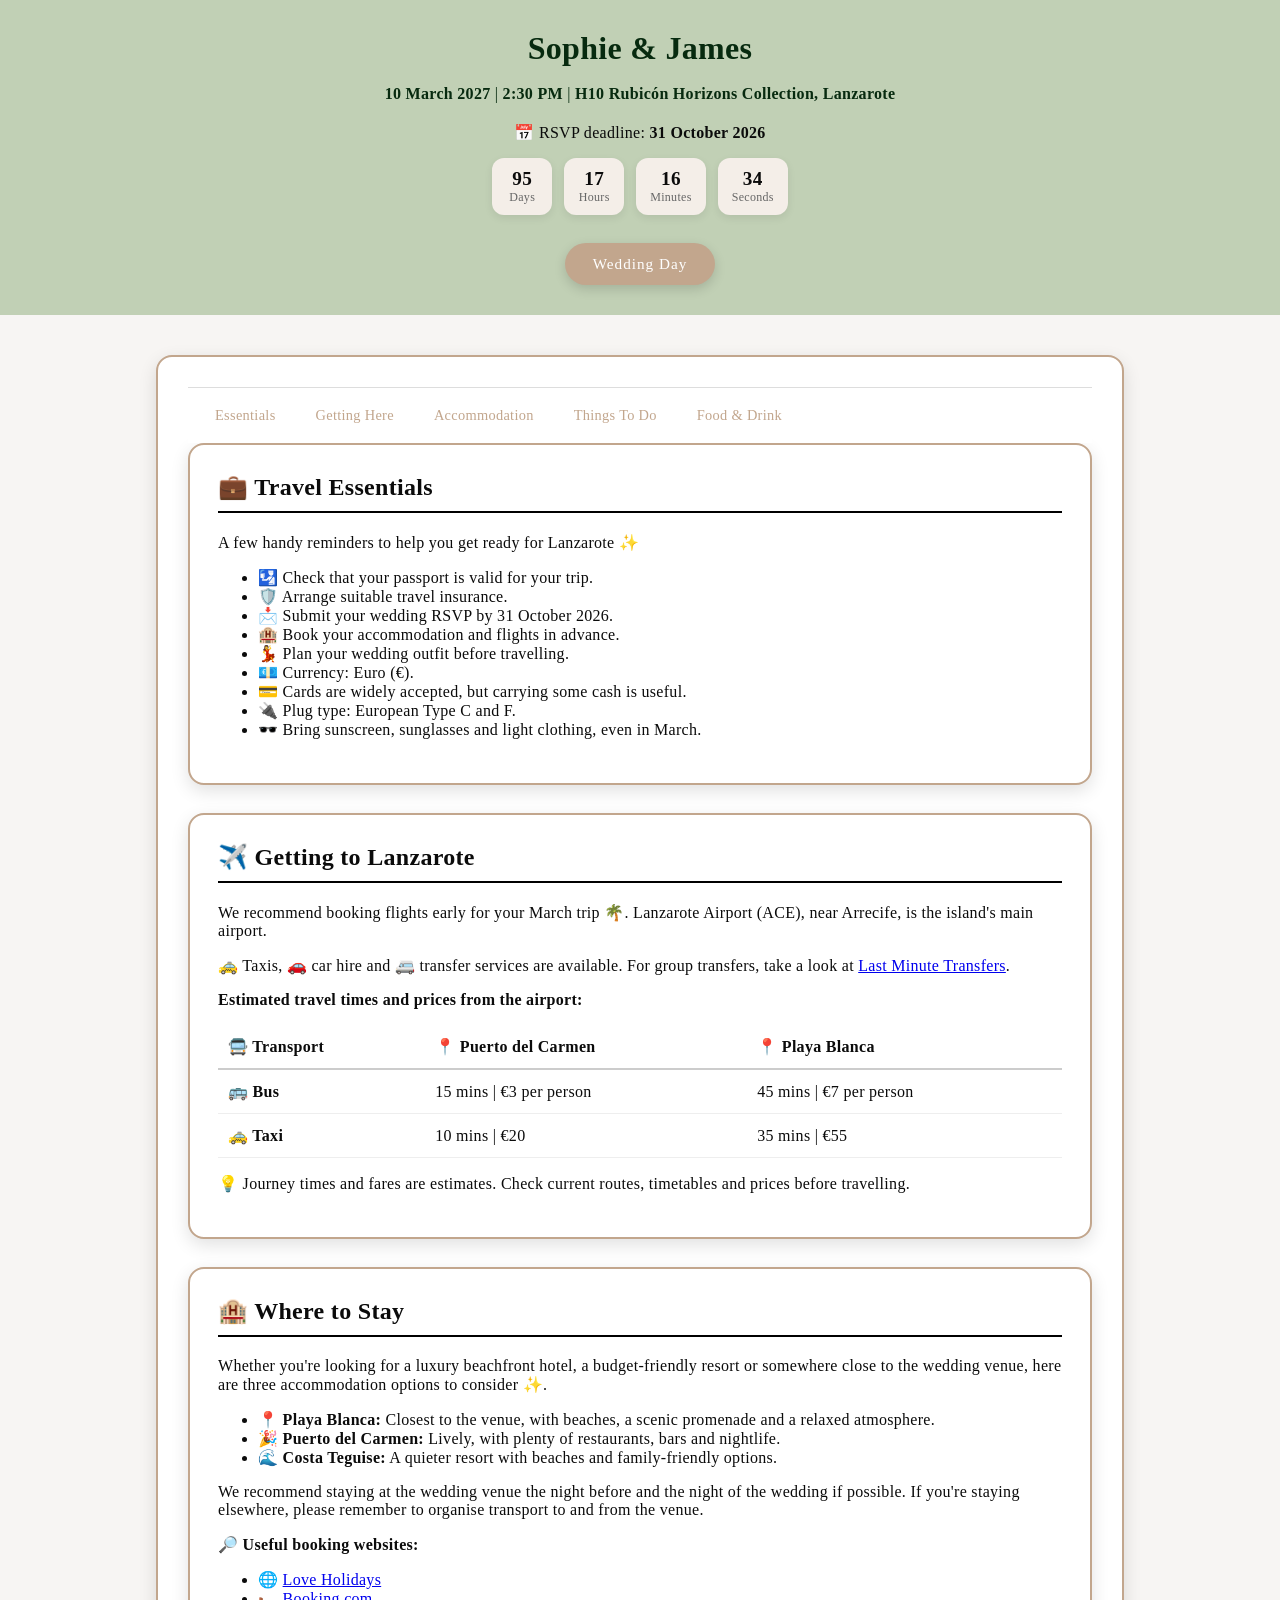
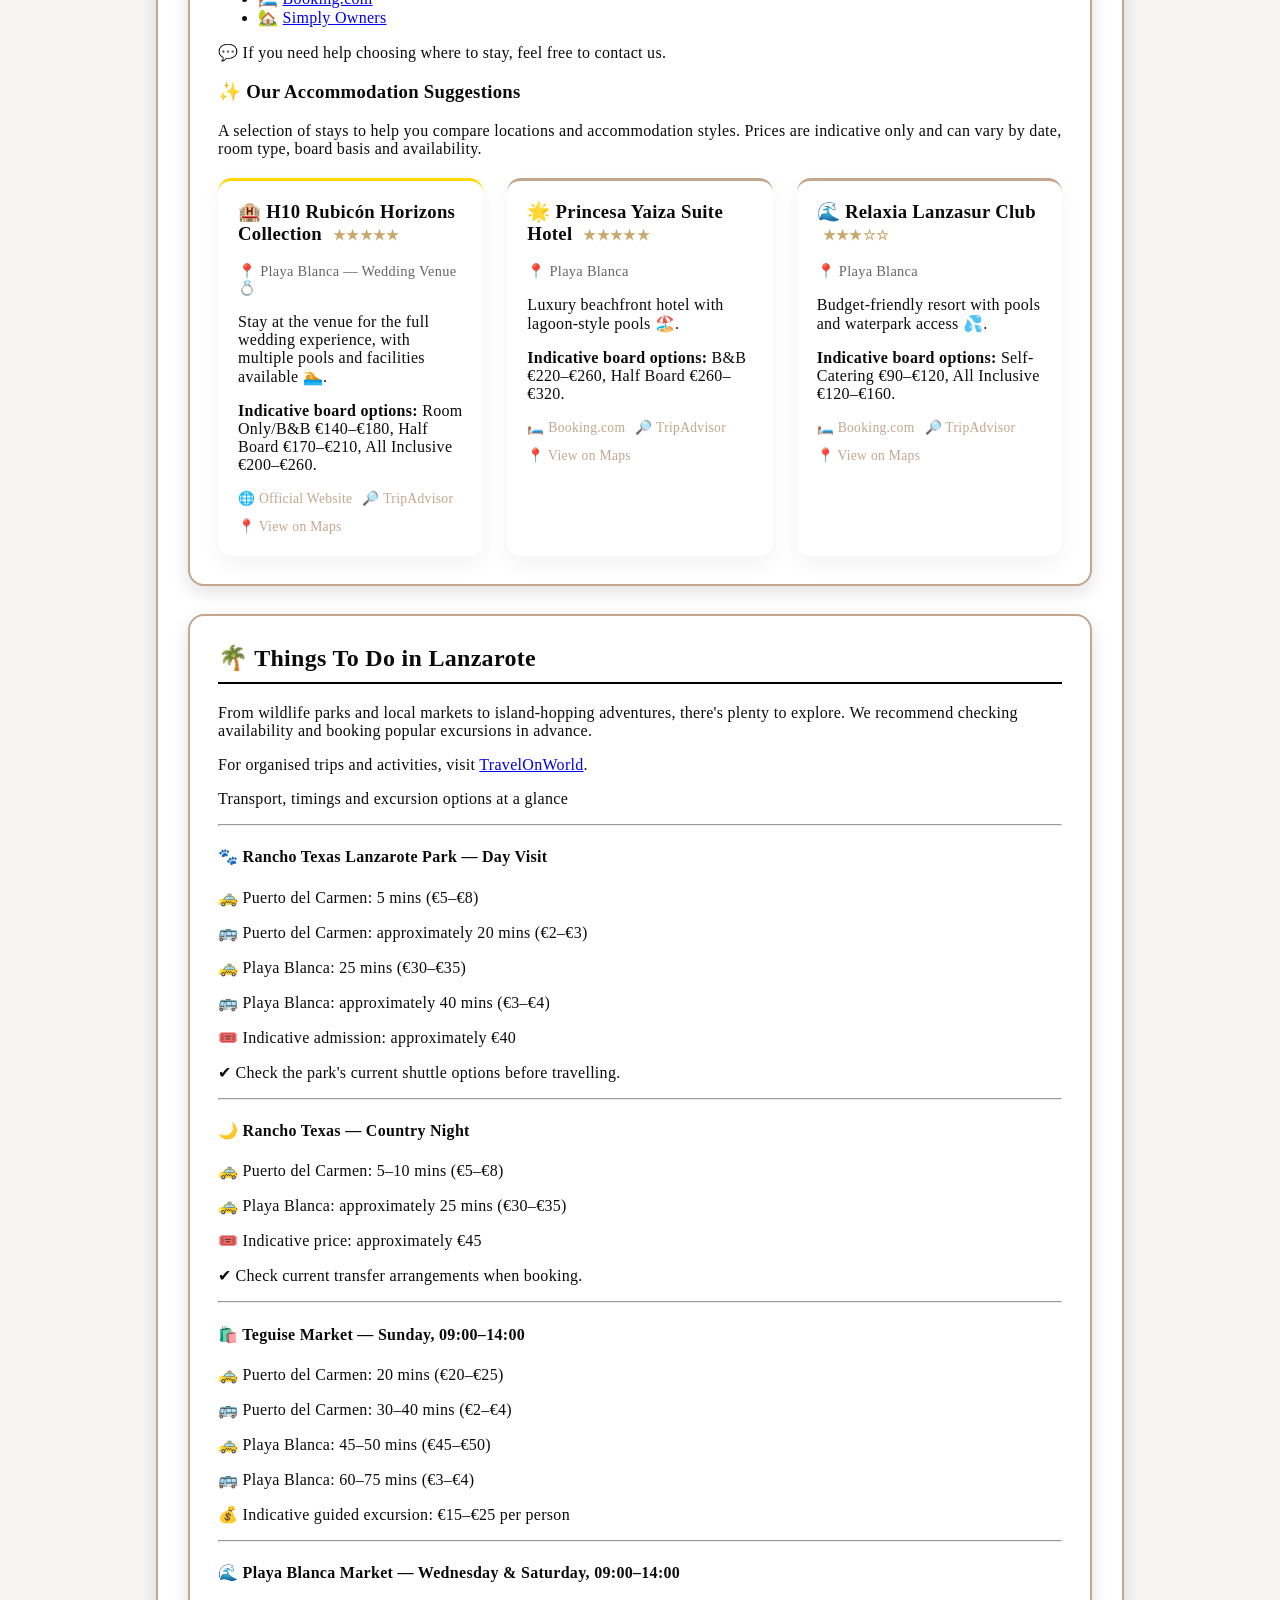
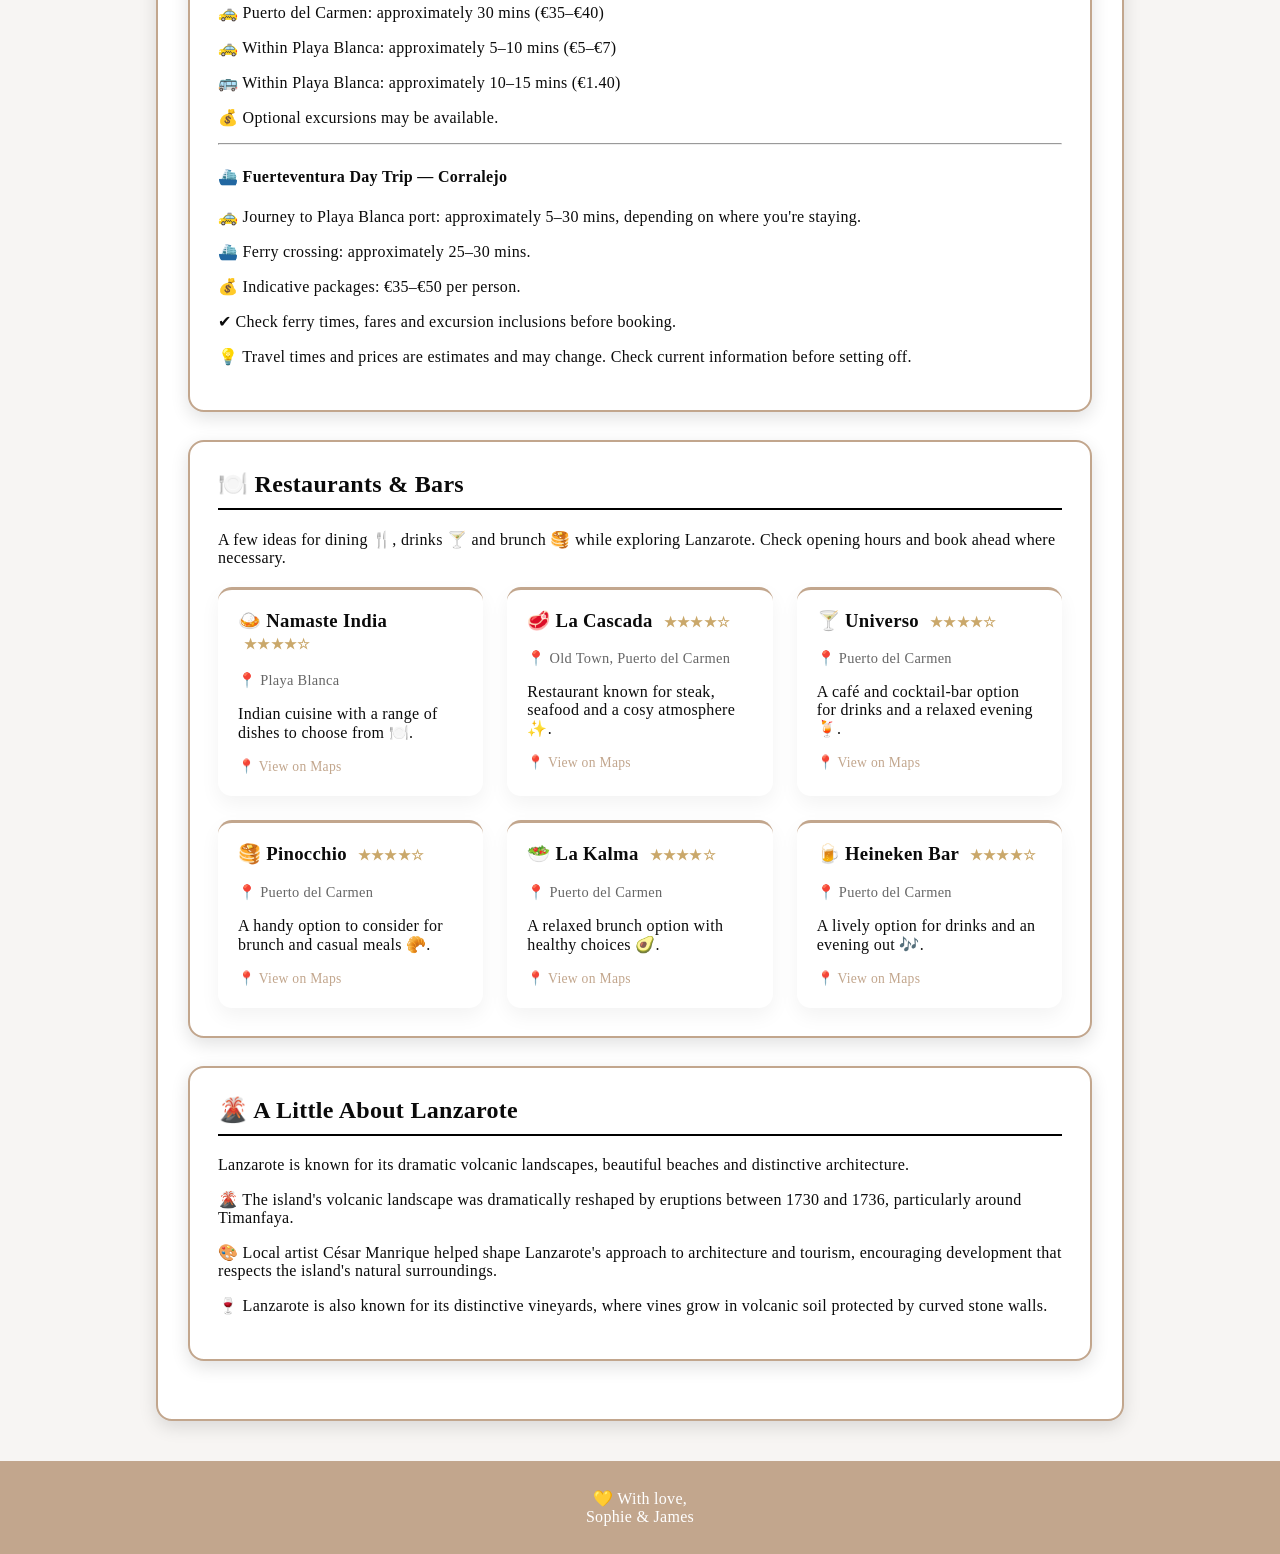
<file: FAQ.html>
<!doctype html>
<html lang="en">
<head>
  <meta charset="utf-8" />
  <meta name="viewport" content="width=device-width, initial-scale=1" />
  <title>Sophie & James | Wedding</title>
  <link rel="stylesheet" href="Styles.css" />
</head>
<body>

<header class="hero" role="banner" aria-label="Hero: Sophie and James wedding">
  <div class="hero-inner">
    <h1>Sophie &amp; James</h1>

    <p class="key-info">
      <strong>10 March 2027</strong> |
      <strong>2:30 PM</strong> |
      <strong>H10 Rubicón Horizons Collection, Lanzarote</strong>
    </p>

    <p class="rsvp-deadline">
      📅 RSVP deadline: <strong>31 October 2026</strong>
    </p>

    <div class="countdown" aria-live="polite" aria-atomic="true">
      <div class="countdown-item">
        <span id="days">0</span>
        <small>Days</small>
      </div>
      <div class="countdown-item">
        <span id="hours">0</span>
        <small>Hours</small>
      </div>
      <div class="countdown-item">
        <span id="minutes">0</span>
        <small>Minutes</small>
      </div>
      <div class="countdown-item">
        <span id="seconds">0</span>
        <small>Seconds</small>
      </div>
    </div>

    <a href="index.html" class="story-button">Wedding Day</a>


    <a id="rsvp-button"
       href="https://docs.google.com/forms/d/e/1FAIpQLScNASIlrc_pmaI7GhOu7lboGWz-QasQZGJTLqLWf3YtJgB80Q/viewform"
       target="_blank"
       class="story-button">
      RSVP Here
    </a>

    </div>
    </header>

    <script>
      if (new Date() >= new Date("2026-11-01T00:00:00")) {
        document.getElementById("rsvp-button").style.display = "none";
      }
    </script>


<main class="main-content">
  <div class="eye-box">

    <nav class="sticky-nav" aria-label="Guest travel guide navigation">
      <a href="#essentials">Essentials</a>
      <a href="#travel">Getting Here</a>
      <a href="#accommodation">Accommodation</a>
      <a href="#things-to-do">Things To Do</a>
      <a href="#food-drink">Food &amp; Drink</a>
    </nav>

    <!-- ESSENTIALS -->
    <section id="essentials">
      <h2>💼 Travel Essentials</h2>
      <p class="section-intro">
        A few handy reminders to help you get ready for Lanzarote ✨
      </p>

      <ul>
        <li>🛂 Check that your passport is valid for your trip.</li>
        <li>🛡️ Arrange suitable travel insurance.</li>
        <li>📩 Submit your wedding RSVP by 31 October 2026.</li>
        <li>🏨 Book your accommodation and flights in advance.</li>
        <li>💃 Plan your wedding outfit before travelling.</li>
        <li>💶 Currency: Euro (€).</li>
        <li>💳 Cards are widely accepted, but carrying some cash is useful.</li>
        <li>🔌 Plug type: European Type C and F.</li>
        <li>🕶️ Bring sunscreen, sunglasses and light clothing, even in March.</li>
      </ul>
    </section>

    <!-- TRAVEL -->
    <section id="travel">
      <h2>✈️ Getting to Lanzarote</h2>

      <p>
        We recommend booking flights early for your March trip 🌴.
        Lanzarote Airport (ACE), near Arrecife, is the island's main airport.
      </p>

      <p>
        🚕 Taxis, 🚗 car hire and 🚐 transfer services are available.
        For group transfers, take a look at
        <a href="https://www.lastminute-transfer.com/"
           target="_blank"
           rel="noopener noreferrer">Last Minute Transfers</a>.
      </p>

      <p><strong>Estimated travel times and prices from the airport:</strong></p>

      <div class="faq-table-container">
        <table class="faq-table">
          <thead>
            <tr>
              <th style="text-align:left;">🚍 Transport</th>
              <th style="text-align:left;">📍 Puerto del Carmen</th>
              <th style="text-align:left;">📍 Playa Blanca</th>
            </tr>
          </thead>
          <tbody>
            <tr>
              <td style="text-align:left;"><strong>🚌 Bus</strong></td>
              <td style="text-align:left;">15 mins | €3 per person</td>
              <td style="text-align:left;">45 mins | €7 per person</td>
            </tr>
            <tr>
              <td style="text-align:left;"><strong>🚕 Taxi</strong></td>
              <td style="text-align:left;">10 mins | €20</td>
              <td style="text-align:left;">35 mins | €55</td>
            </tr>
          </tbody>
        </table>
      </div>

      <p class="section-intro">
        💡 Journey times and fares are estimates. Check current routes,
        timetables and prices before travelling.
      </p>
</section>

    <!-- ACCOMMODATION -->
    <section id="accommodation">
      <h2>🏨 Where to Stay</h2>

  <p class="section-intro">
    Whether you're looking for a luxury beachfront hotel, a
    budget-friendly resort or somewhere close to the wedding venue,
    here are three accommodation options to consider ✨.
  </p>

      <ul>
        <li><strong>📍 Playa Blanca:</strong> Closest to the venue, with beaches,
          a scenic promenade and a relaxed atmosphere.</li>
        <li><strong>🎉 Puerto del Carmen:</strong> Lively, with plenty of
          restaurants, bars and nightlife.</li>
        <li><strong>🌊 Costa Teguise:</strong> A quieter resort with beaches
          and family-friendly options.</li>
      </ul>

      <p>
        We recommend staying at the wedding venue the night before and the
        night of the wedding if possible. If you're staying elsewhere, please
        remember to organise transport to and from the venue.
      </p>

      <p><strong>🔎 Useful booking websites:</strong></p>
      <ul>
        <li>🌐 <a href="https://www.loveholidays.com"
          target="_blank" rel="noopener noreferrer">Love Holidays</a></li>
        <li>🛏️ <a href="https://www.booking.com"
          target="_blank" rel="noopener noreferrer">Booking.com</a></li>
        <li>🏡 <a href="https://www.simplyowners.net"
          target="_blank" rel="noopener noreferrer">Simply Owners</a></li>
      </ul>

      <p>
        💬 If you need help choosing where to stay, feel free to contact us.
      </p>

      <h3>✨ Our Accommodation Suggestions</h3>
      <p class="section-intro">
        A selection of stays to help you compare locations and accommodation
        styles. Prices are indicative only and can vary by date, room type,
        board basis and availability.
      </p>

      <div class="cards luxury">

        <!-- WEDDING VENUE -->
        <div class="card featured">
          <h3>🏨 H10 Rubicón Horizons Collection
            <span class="stars">★★★★★</span>
          </h3>
          <p class="location">📍 Playa Blanca — Wedding Venue 💍</p>
          <p>
            Stay at the venue for the full wedding experience, with multiple
            pools and facilities available 🏊.
          </p>
          <p>
            <strong>Indicative board options:</strong>
            Room Only/B&amp;B €140–€180, Half Board €170–€210,
            All Inclusive €200–€260.
          </p>
          <div class="links">
            <a href="https://www.h10hotels.com"
               target="_blank" rel="noopener noreferrer">🌐 Official Website</a>
            <a href="https://www.tripadvisor.com"
               target="_blank" rel="noopener noreferrer">🔎 TripAdvisor</a>
            <a href="https://maps.google.com/?q=H10+Rubicon+Palace"
               target="_blank" rel="noopener noreferrer">📍 View on Maps</a>
          </div>
        </div>

        <!-- PRINCESA YAIZA -->
        <div class="card">
          <h3>🌟 Princesa Yaiza Suite Hotel
            <span class="stars">★★★★★</span>
          </h3>
          <p class="location">📍 Playa Blanca</p>
          <p>Luxury beachfront hotel with lagoon-style pools 🏖️.</p>
          <p>
            <strong>Indicative board options:</strong>
            B&amp;B €220–€260, Half Board €260–€320.
          </p>
          <div class="links">
            <a href="https://www.booking.com"
               target="_blank" rel="noopener noreferrer">🛏️ Booking.com</a>
            <a href="https://www.tripadvisor.com"
               target="_blank" rel="noopener noreferrer">🔎 TripAdvisor</a>
            <a href="https://maps.google.com/?q=Princesa+Yaiza+Lanzarote"
               target="_blank" rel="noopener noreferrer">📍 View on Maps</a>
          </div>
        </div>

        <!-- LANZASUR CLUB -->
        <div class="card">
          <h3>🌊 Relaxia Lanzasur Club
            <span class="stars">★★★☆☆</span>
          </h3>
          <p class="location">📍 Playa Blanca</p>
          <p>Budget-friendly resort with pools and waterpark access 💦.</p>
          <p>
            <strong>Indicative board options:</strong>
            Self-Catering €90–€120, All Inclusive €120–€160.
          </p>
          <div class="links">
            <a href="https://www.booking.com"
               target="_blank" rel="noopener noreferrer">🛏️ Booking.com</a>
            <a href="https://www.tripadvisor.com"
               target="_blank" rel="noopener noreferrer">🔎 TripAdvisor</a>
            <a href="https://maps.google.com/?q=Relaxia+Lanzasur+Club"
               target="_blank" rel="noopener noreferrer">📍 View on Maps</a>
          </div>
        </div>


      </div>
    </section>

    <!-- THINGS TO DO -->
    <section id="things-to-do">
      <div class="activity-card single">
        <h2>🌴 Things To Do in Lanzarote</h2>

        <p>
          From wildlife parks and local markets to island-hopping adventures,
          there's plenty to explore. We recommend checking availability and
          booking popular excursions in advance.
        </p>

        <p>
          For organised trips and activities, visit
          <a href="https://www.travelon.world/"
             target="_blank" rel="noopener noreferrer">TravelOnWorld</a>.
        </p>

        <p class="sub">Transport, timings and excursion options at a glance</p>

        <hr>

        <div class="activity-block">
          <h4>🐾 Rancho Texas Lanzarote Park — Day Visit</h4>
          <p>🚕 Puerto del Carmen: 5 mins (€5–€8)</p>
          <p>🚌 Puerto del Carmen: approximately 20 mins (€2–€3)</p>
          <p>🚕 Playa Blanca: 25 mins (€30–€35)</p>
          <p>🚌 Playa Blanca: approximately 40 mins (€3–€4)</p>
          <p>🎟️ Indicative admission: approximately €40</p>
          <p>✔ Check the park's current shuttle options before travelling.</p>
        </div>

        <hr>

        <div class="activity-block">
          <h4>🌙 Rancho Texas — Country Night</h4>
          <p>🚕 Puerto del Carmen: 5–10 mins (€5–€8)</p>
          <p>🚕 Playa Blanca: approximately 25 mins (€30–€35)</p>
          <p>🎟️ Indicative price: approximately €45</p>
          <p>✔ Check current transfer arrangements when booking.</p>
        </div>

        <hr>

        <div class="activity-block">
          <h4>🛍️ Teguise Market — Sunday, 09:00–14:00</h4>
          <p>🚕 Puerto del Carmen: 20 mins (€20–€25)</p>
          <p>🚌 Puerto del Carmen: 30–40 mins (€2–€4)</p>
          <p>🚕 Playa Blanca: 45–50 mins (€45–€50)</p>
          <p>🚌 Playa Blanca: 60–75 mins (€3–€4)</p>
          <p>💰 Indicative guided excursion: €15–€25 per person</p>
        </div>

        <hr>

        <div class="activity-block">
          <h4>🌊 Playa Blanca Market — Wednesday &amp; Saturday, 09:00–14:00</h4>
          <p>🚕 Puerto del Carmen: approximately 30 mins (€35–€40)</p>
          <p>🚕 Within Playa Blanca: approximately 5–10 mins (€5–€7)</p>
          <p>🚌 Within Playa Blanca: approximately 10–15 mins (€1.40)</p>
          <p>💰 Optional excursions may be available.</p>
        </div>

        <hr>

        <div class="activity-block">
          <h4>⛴️ Fuerteventura Day Trip — Corralejo</h4>
          <p>🚕 Journey to Playa Blanca port: approximately 5–30 mins,
            depending on where you're staying.</p>
          <p>⛴️ Ferry crossing: approximately 25–30 mins.</p>
          <p>💰 Indicative packages: €35–€50 per person.</p>
          <p>✔ Check ferry times, fares and excursion inclusions before booking.</p>
        </div>

        <p class="section-intro">
          💡 Travel times and prices are estimates and may change.
          Check current information before setting off.
        </p>
      </div>
    </section>

    <!-- FOOD AND DRINK -->
    <section id="food-drink">
      <h2>🍽️ Restaurants &amp; Bars</h2>
      <p class="section-intro">
        A few ideas for dining 🍴, drinks 🍸 and brunch 🥞 while exploring
        Lanzarote. Check opening hours and book ahead where necessary.
      </p>

      <div class="cards luxury">

        <div class="card">
          <h3>🍛 Namaste India <span class="stars">★★★★☆</span></h3>
          <p class="location">📍 Playa Blanca</p>
          <p>Indian cuisine with a range of dishes to choose from 🍽️.</p>
          <div class="links">
            <a href="https://maps.google.com/?q=Namaste+India+Playa+Blanca+Lanzarote"
               target="_blank" rel="noopener noreferrer">📍 View on Maps</a>
          </div>
        </div>

        <div class="card">
          <h3>🥩 La Cascada <span class="stars">★★★★☆</span></h3>
          <p class="location">📍 Old Town, Puerto del Carmen</p>
          <p>Restaurant known for steak, seafood and a cosy atmosphere ✨.</p>
          <div class="links">
            <a href="https://maps.google.com/?q=La+Cascada+Puerto+del+Carmen"
               target="_blank" rel="noopener noreferrer">📍 View on Maps</a>
          </div>
        </div>

        <div class="card">
          <h3>🍸 Universo <span class="stars">★★★★☆</span></h3>
          <p class="location">📍 Puerto del Carmen</p>
          <p>A café and cocktail-bar option for drinks and a relaxed evening 🍹.</p>
          <div class="links">
            <a href="https://maps.google.com/?q=Universo+Puerto+del+Carmen"
               target="_blank" rel="noopener noreferrer">📍 View on Maps</a>
          </div>
        </div>

        <div class="card">
          <h3>🥞 Pinocchio <span class="stars">★★★★☆</span></h3>
          <p class="location">📍 Puerto del Carmen</p>
          <p>A handy option to consider for brunch and casual meals 🥐.</p>
          <div class="links">
            <a href="https://maps.google.com/?q=Pinocchio+Puerto+del+Carmen"
               target="_blank" rel="noopener noreferrer">📍 View on Maps</a>
          </div>
        </div>

        <div class="card">
          <h3>🥗 La Kalma <span class="stars">★★★★☆</span></h3>
          <p class="location">📍 Puerto del Carmen</p>
          <p>A relaxed brunch option with healthy choices 🥑.</p>
          <div class="links">
            <a href="https://maps.google.com/?q=La+Kalma+Puerto+del+Carmen"
               target="_blank" rel="noopener noreferrer">📍 View on Maps</a>
          </div>
        </div>

        <div class="card">
          <h3>🍺 Heineken Bar <span class="stars">★★★★☆</span></h3>
          <p class="location">📍 Puerto del Carmen</p>
          <p>A lively option for drinks and an evening out 🎶.</p>
          <div class="links">
            <a href="https://maps.google.com/?q=Heineken+Bar+Puerto+del+Carmen"
               target="_blank" rel="noopener noreferrer">📍 View on Maps</a>
          </div>
        </div>

      </div>
    </section>

    <!-- SHORT ISLAND HIGHLIGHT -->
    <section id="island-history">
      <h2>🌋 A Little About Lanzarote</h2>
      <p class="section-intro">
        Lanzarote is known for its dramatic volcanic landscapes, beautiful
        beaches and distinctive architecture.
      </p>

      <div class="history-content">
        <p>
          🌋 The island's volcanic landscape was dramatically reshaped by
          eruptions between 1730 and 1736, particularly around Timanfaya.
        </p>

        <p>
          🎨 Local artist César Manrique helped shape Lanzarote's approach
          to architecture and tourism, encouraging development that respects
          the island's natural surroundings.
        </p>

        <p>
          🍷 Lanzarote is also known for its distinctive vineyards, where
          vines grow in volcanic soil protected by curved stone walls.
        </p>
      </div>
    </section>

    <button id="backToTop" aria-label="Back to top">↑</button>

  </div>
</main>

<footer role="contentinfo">
  💛 With love,<br />Sophie &amp; James
</footer>

<script src="script.js"></script>
</body>
</html>
</file>
<file: Styles.css>
:root {
  --bg: #f7f5f3;
  --accent: #c2a68d;
  --accent-light: #f4eee8;
  --panel: #f2d6dc;
  --text: #0b0b0b;
  --text-soft: #666;
}

/* =========================
   BASE
   ========================= */

* {
  box-sizing: border-box;
}

body {
  margin: 0;
  font-family: Georgia, serif;
  background: var(--bg);
  color: var(--text);
  letter-spacing: 0.3px;

}

img {
  display: block;
  max-width: 100%;
}
/* =========================
   HERO HEADER
   ========================= */
.hero {
  background: #c1d0b5; /* soft pastel */
  text-align: center;
  padding: 30px 20px; /* compact vertical padding */
}

.hero-inner {
  max-width: 900px;
  margin: 0 auto;
}

.hero h1 {
  font-size: 2rem; /* slightly smaller for compact layout */
  margin: 0 0 12px 0;
  color: #072a0f;
}

.key-info {
  font-size: 1rem; /* compact font size */
  margin-bottom: 18px;
  color: #072a0f;
  line-height: 1.4; /* tighter line spacing */
}

/* =========================
   COUNTDOWN
   ========================= */
.countdown {
  display: flex;
  justify-content: center;
  gap: 12px;
  margin: 16px 0;
  flex-wrap: wrap;
  font-family: 'Georgia', serif;
}

.countdown-item {
  background: var(--accent-light); /* soft neutral background */
  color: var(--text);
  border-radius: 12px;
  padding: 10px 14px; /* compact but readable */
  min-width: 60px;
  text-align: center;
  box-shadow: 0 3px 8px rgba(0,0,0,0.08);
  transition: transform 0.2s ease;
}

.countdown-item span {
  display: block;
  font-size: 1.2rem; /* easy to read */
  font-weight: bold;
}

.countdown-item small {
  font-size: 0.75rem; /* subtle label */
  display: block;
  color: var(--text-soft);
}

.countdown-item:hover {
  transform: translateY(-2px);
}

/* =========================
   FAQ BUTTON
   ========================= */
.story-button {
  display: inline-block;
  margin-top: 12px; /* tighter spacing */
  padding: 12px 28px; /* smaller button for compact layout */
  font-size: 0.95rem;
  text-decoration: none;
  color: #fff;
  background-color: var(--accent);
  border-radius: 40px;
  letter-spacing: 1px;
  transition: 0.3s ease;
}
.story-button {
  box-shadow: 0 4px 12px rgba(0,0,0,0.15);
}
.story-button:hover {
  background-color: #b5967d;
  transform: translateY(-2px);
}

/* =========================
   RESPONSIVE
   ========================= */
@media (max-width: 720px) {
  .hero h1 {
    font-size: 1.6rem;
  }

  .key-info {
    font-size: 0.95rem;
  }

  .countdown-item {
    min-width: 50px;
    padding: 8px 10px;
  }

  .story-button {
    padding: 10px 24px;
    font-size: 0.9rem;
  }
}
/* =========================
   LAYOUT
   ========================= */

main {
  max-width: 1000px;
  margin: 40px auto;
  padding: 0 16px;
}
section {
  background: #fff; /* white background instead of pink */
  border: 2px solid var(--accent); /* accent border like Dress Code */
  border-radius: 16px; /* rounded corners */
  padding: 28px; /* inner spacing */
  margin-bottom: 28px; /* spacing between sections */
  box-shadow: 0 6px 18px rgba(0,0,0,0.12); /* soft shadow like Dress Code */
  transition: transform 0.3s ease; /* optional hover lift */
}

section:hover {
  transform: translateY(-3px); /* subtle hover effect */
}

h2 {
  margin-top: 0;
  border-bottom: 2px solid #000;
  padding-bottom: 10px;
}

/* =========================
   IMAGES & MAP
   ========================= */

.image-box {
  max-width: 420px;
  height: 280px;
  margin-top: 16px;
  border-radius: 8px;
  overflow: hidden;
  border: 2px solid #000;
}

.image-box img {
  width: 100%;
  height: 100%;
  object-fit: cover;
}

.map-container {
  margin-top: 16px;
  height: 320px;
  border-radius: 12px;
  overflow: hidden;
}

.map-container iframe {
  width: 100%;
  height: 100%;
  border: 0;
}

/* =========================
   RSVP FORM
   ========================= */

.rsvp-form {
  display: grid;
  gap: 16px;
  margin-top: 18px;
  max-width: 700px;
}

.rsvp-form label {
  display: flex;
  flex-direction: column;
  font-size: 0.95rem;
}

.rsvp-form input,
.rsvp-form select,
.rsvp-form textarea {
  margin-top: 8px;
  padding: 10px;
  border-radius: 6px;
  border: 1px solid #999;
  font-family: Georgia, serif;
}

.rsvp-form button {
  background: var(--accent);
  color: #fff;
  border: none;
  padding: 12px;
  border-radius: 8px;
  cursor: pointer;
}

.rsvp-form button:hover {
  opacity: 0.9;
}

.rsvp-note {
  margin-top: 14px;
  font-size: 0.9rem;
  color: var(--text-soft);
}

/* =========================
   COLOUR PALETTE
   ========================= */

.colour-palette {
  display: flex;
  gap: 10px;
  margin-top: 16px;
}

.colour-item {
  flex: 1;
  text-align: center;
  font-size: 0.85rem;
  color: #555;
}

.colour {
  height: 60px;
  border-radius: 8px;
  border: 1px solid #ddd;
}

.blush { background: #f4c2c2; }
.lilac { background: #d8c2e0; }
.yellow { background: #f6e7b4; }
.blue { background: #bcd4e6; }

.avoid .colour {
  opacity: 0.6;
  border: 1px dashed #aaa;
}

.white { background: #fff; }
.cream { background: #f5f1e8; }
.green { background: #c1d0b5; }

.avoid span {
  color: #a94442;
}
/* =========================
   EYE BOX (highlight card)
   ========================= */

.eye-box {
  background: #fff; /* white background for focus */
  border: 2px solid var(--accent); /* accent border */
  border-radius: 16px; /* rounded corners */
  padding: 30px;
  box-shadow: 0 6px 18px rgba(0,0,0,0.12); /* soft shadow */
  transition: transform 0.3s ease;
}

.eye-box:hover {
  transform: translateY(-3px);
}
/* Dress Code colour boxes */
.colour {
  height: 60px;
  border-radius: 8px;
  border: 2px solid var(--accent); /* thicker accent border to make it pop */
}

/* Optional: slightly increase spacing for clarity */
.colour-item {
  flex: 1;
  text-align: center;
  font-size: 0.85rem;
  color: #555;
  padding: 4px; /* add a little padding around the colour */
}/* Avoid colours */
.avoid .colour {
  opacity: 0.6;                /* muted */
  border: 2px dashed var(--accent); /* dashed accent border */
  border-radius: 8px;          /* keep rounded corners */
}

/* Text for avoid colours */
.avoid span {
  color: #a94442; /* warning color */
  margin-top: 4px; /* small spacing from box */
  display: block;
}
/* =========================
   FOOTER
   ========================= */

footer {
  background: var(--accent);
  color: #fff;
  text-align: center;
  padding: 28px 16px;
}

/* =========================
   RESPONSIVE
   ========================= */

@media (max-width: 720px) {
  .hero h1 {
    font-size: 1.9rem;
  }

  .image-box {
    height: 200px;
  }

  .map-container {
    height: 240px;
  }
}
.faq-table {
  width: 100%;
  border-collapse: collapse;
  margin-top: 16px;
  text-align: left;
}

.faq-table th,
.faq-table td {
  padding: 12px 10px;
  border-bottom: 1px solid #eee;
}

.faq-table th {
  border-bottom: 2px solid #ccc;
  font-weight: bold;
}

.faq-table tr:hover {
  background: #f9f9f9; /* subtle hover */
}

.faq-table td {
  vertical-align: middle;
}

.faq-table th:first-child,
.faq-table td:first-child {
  text-align: left; /* first column left-aligned */
}

.faq-table th:nth-child(2),
.faq-table td:nth-child(2),
.faq-table th:nth-child(3),
.faq-table td:nth-child(3) {
  text-align: center; /* time & price columns centered */
}


.rsvp-section {
  background-color: #f5f7fa;
}

.rsvp-section h2 {
  font-size: 36px;
  margin-bottom: 10px;
}

.rsvp-section p {
  font-size: 18px;
  margin-bottom: 30px;
  color: #555;
}

.rsvp-btn {
  background-color: #4285F4;
  color: white;
  padding: 15px 30px;
  font-size: 18px;
  border: none;
  border-radius: 8px;
  cursor: pointer;
  transition: 0.3s;
}

.rsvp-btn:hover {
  background-color: #3367d6;
}

#rsvpForm {
  margin-top: 30px;
  border: none;
  width: 100%;
  height: 600px;
  display: none;
}

.cards {
  display: grid;
  grid-template-columns: repeat(auto-fit, minmax(220px, 1fr));
  gap: 16px;
  margin-top: 20px;
}



.card h3 {
  margin-top: 0;
}

.location {
  font-size: 0.9rem;
  color: var(--text-soft);
  margin-bottom: 8px;
}
.cards.luxury {
  gap: 24px;
}

.card {
  background: #fff;
  padding: 20px;
  border-radius: 14px;
  box-shadow: 0 8px 20px rgba(0,0,0,0.05);
  transition: all 0.3s ease;
  border-top: 3px solid var(--accent);
}

.card:hover {
  transform: translateY(-6px);
}

.card.featured {
  border-top: 3px solid gold;
}

.stars {
  font-size: 0.9rem;
  color: #caa86b;
  margin-left: 6px;
}

.links {
  margin-top: 12px;
  display: flex;
  flex-wrap: wrap;
  gap: 10px;
}

.links a {
  font-size: 0.85rem;
  text-decoration: none;
  color: var(--accent);
  border-bottom: 1px solid transparent;
}

.links a:hover {
  border-bottom: 1px solid var(--accent);
}
.favorite::after {
  content: "Our Pick";
  font-size: 0.7rem;
  margin-left: 8px;
  color: gold;
}

@media (max-width: 500px) {
  .timeline li {
    display: flex;
    align-items: flex-start;
    flex-wrap: nowrap;
    gap: 10px;
  }

  .timeline .time {
    min-width: 62px;
    font-size: 0.85rem;
  }

  .timeline .icon-circle {
    width: 30px;
    height: 30px;
    flex-shrink: 0;
  }

  .timeline .text {
    flex: 1;
    min-width: 0;
    line-height: 1.4;
  }
} 

.timeline {
  list-style: none;
  padding: 0;
  margin: 0;
}
 

.icon-circle {
  width: 34px;
  height: 34px;
  border-radius: 50%;
  background: #f5f5f5;
  display: flex;
  align-items: center;
  justify-content: center;
  font-size: 0.9rem;
}


.timeline li:hover {
  transform: translateX(5px);
}
/* =========================
   STICKY NAV - FIXED MOBILE VERSION
   ========================= */

.sticky-nav {
  position: sticky;
  bottom: 0;
  background: #fff;
  display: flex;
  justify-content: flex-start;
  gap: 10px;
  padding: 10px 12px;
  border-top: 1px solid #ddd;
  z-index: 1000;

  /* important fixes */
  overflow-x: auto;
  -webkit-overflow-scrolling: touch;
  flex-wrap: nowrap;
  scrollbar-width: none; /* Firefox */
}

.sticky-nav::-webkit-scrollbar {
  display: none; /* Chrome/Safari */
}

/* NAV LINKS */
.sticky-nav a {
  flex: 0 0 auto;
  white-space: nowrap;
  text-decoration: none;
  color: var(--accent);
  font-size: 0.9rem;
  padding: 8px 14px;
  border: 1px solid transparent;
  border-radius: 20px;
}

/* hover/active */
.sticky-nav a:hover {
  border-color: var(--accent);
  background: var(--accent-light);
}

/* =========================
   MOBILE IMPROVEMENT (optional safety)
   ========================= */
@media (max-width: 600px) {
  .sticky-nav {
    justify-content: flex-start;
    gap: 8px;
  }

  .sticky-nav a {
    font-size: 0.85rem;
    padding: 8px 12px;
  }
}
html {
  scroll-behavior: smooth;
}
section {
  backdrop-filter: blur(4px);
}
@media (max-width: 500px) {
  .timeline {
    grid-template-columns: 1fr;
  }

  .timeline li {
    grid-template-columns: 1fr;
    gap: 6px;
  }
}
#backToTop {
  position: fixed;
  bottom: 20px;
  right: 20px;
  display: none;
}
.food-section {
  padding: 80px 20px;
  background: #f9f6f2;
  display: flex;
  justify-content: center;
}

.food-card {
  max-width: 700px;
  width: 100%;
  background: #ffffff;
  padding: 50px 40px;
  border-radius: 24px;
  box-shadow: 0 10px 35px rgba(0, 0, 0, 0.08);
  text-align: center;
  border: 1px solid #eee3d6;
}

.food-card h2 {
  font-size: 2.2rem;
  margin-bottom: 20px;
  color: #7a5c45;
  font-family: "Georgia", serif;
}

.dietary-note {
  font-size: 1rem;
  line-height: 1.8;
  color: #666;
  margin-bottom: 30px;
}

.menu-divider {
  font-size: 1.5rem;
  color: #c7a17a;
  margin-bottom: 30px;
}

.menu {
  display: flex;
  flex-direction: column;
  gap: 28px;
}

.menu-item {
  padding-bottom: 20px;
  border-bottom: 1px solid #f0e6dc;
}

.menu-item:last-child {
  border-bottom: none;
  padding-bottom: 0;
}

.course {
  display: block;
  font-size: 0.85rem;
  letter-spacing: 2px;
  text-transform: uppercase;
  color: #b08968;
  margin-bottom: 8px;
  font-weight: 600;
}

.menu-item h3 {
  margin: 0;
  font-size: 1.4rem;
  color: #333;
  font-family: "Georgia", serif;
  font-weight: normal;
}

@media (max-width: 600px) {
  .food-card {
    padding: 35px 25px;
  }

  .food-card h2 {
    font-size: 1.8rem;
  }

  .menu-item h3 {
    font-size: 1.2rem;
  }
}
</file>
